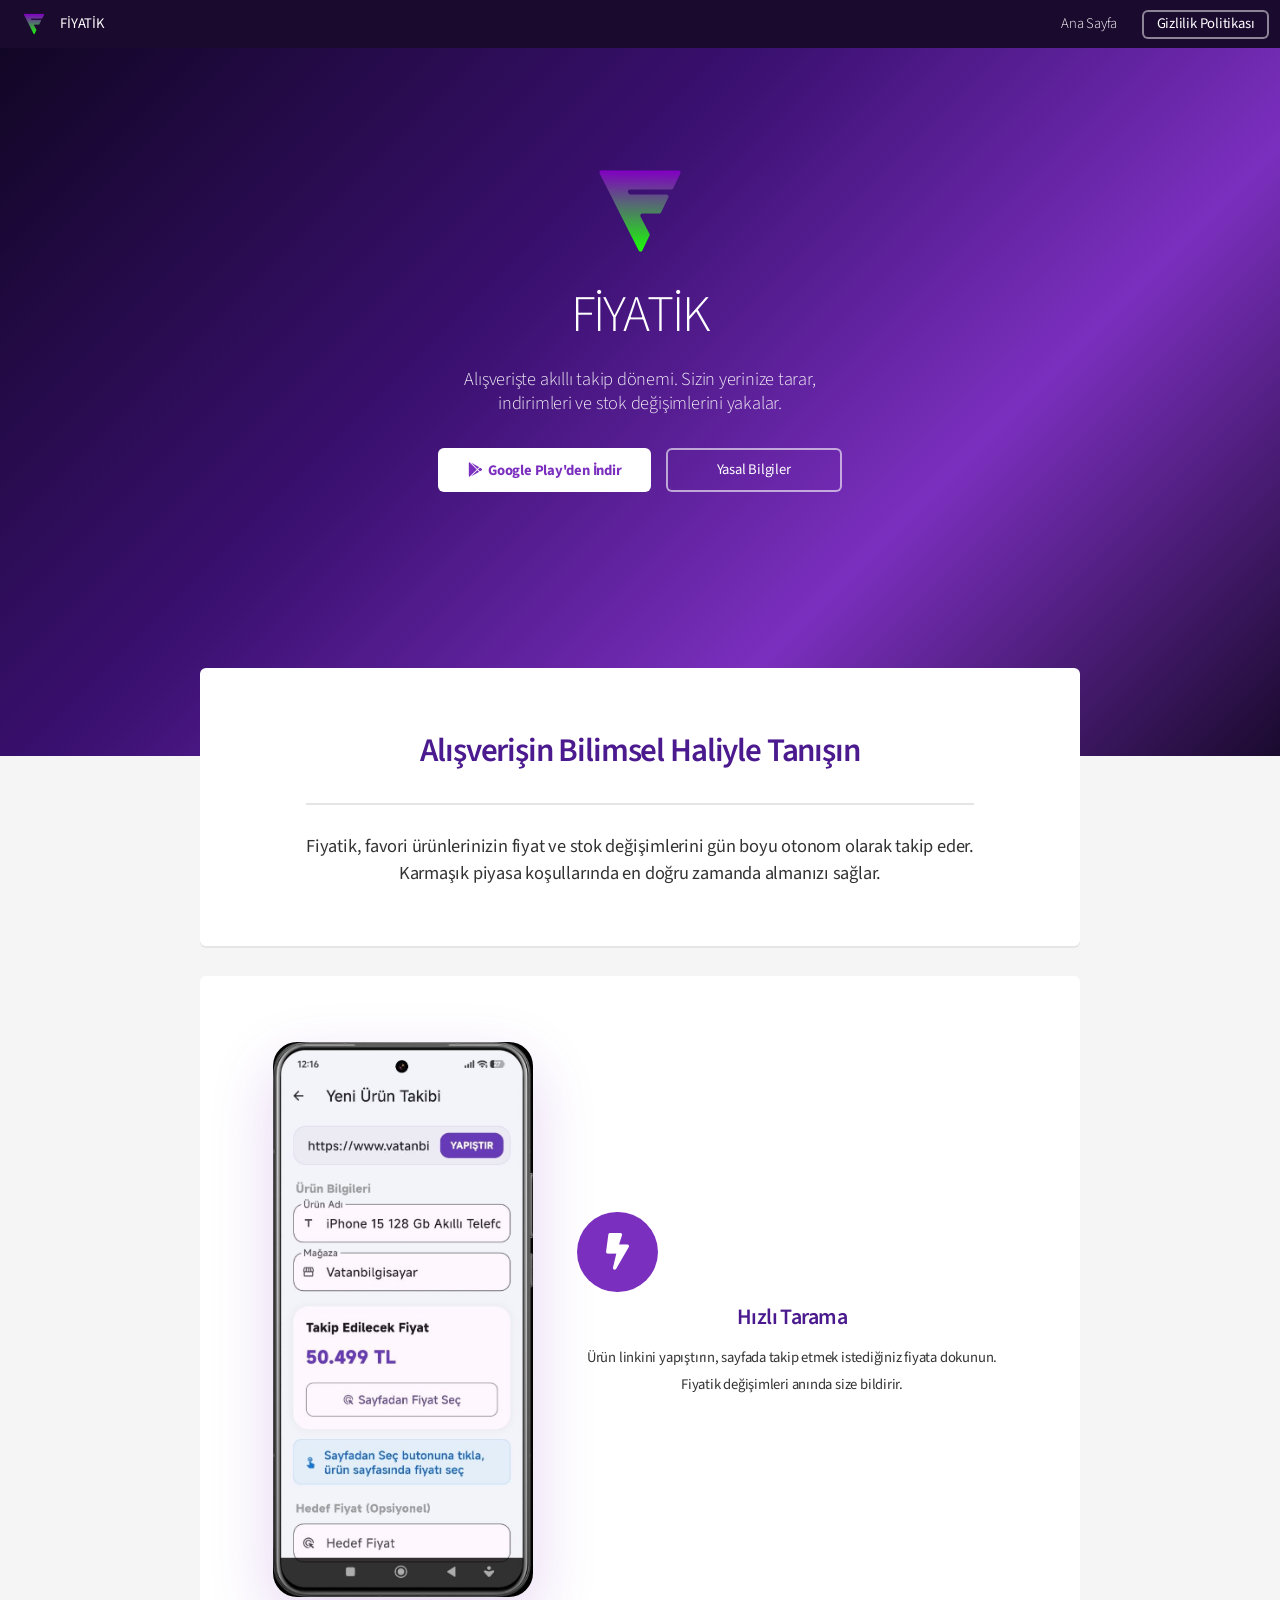
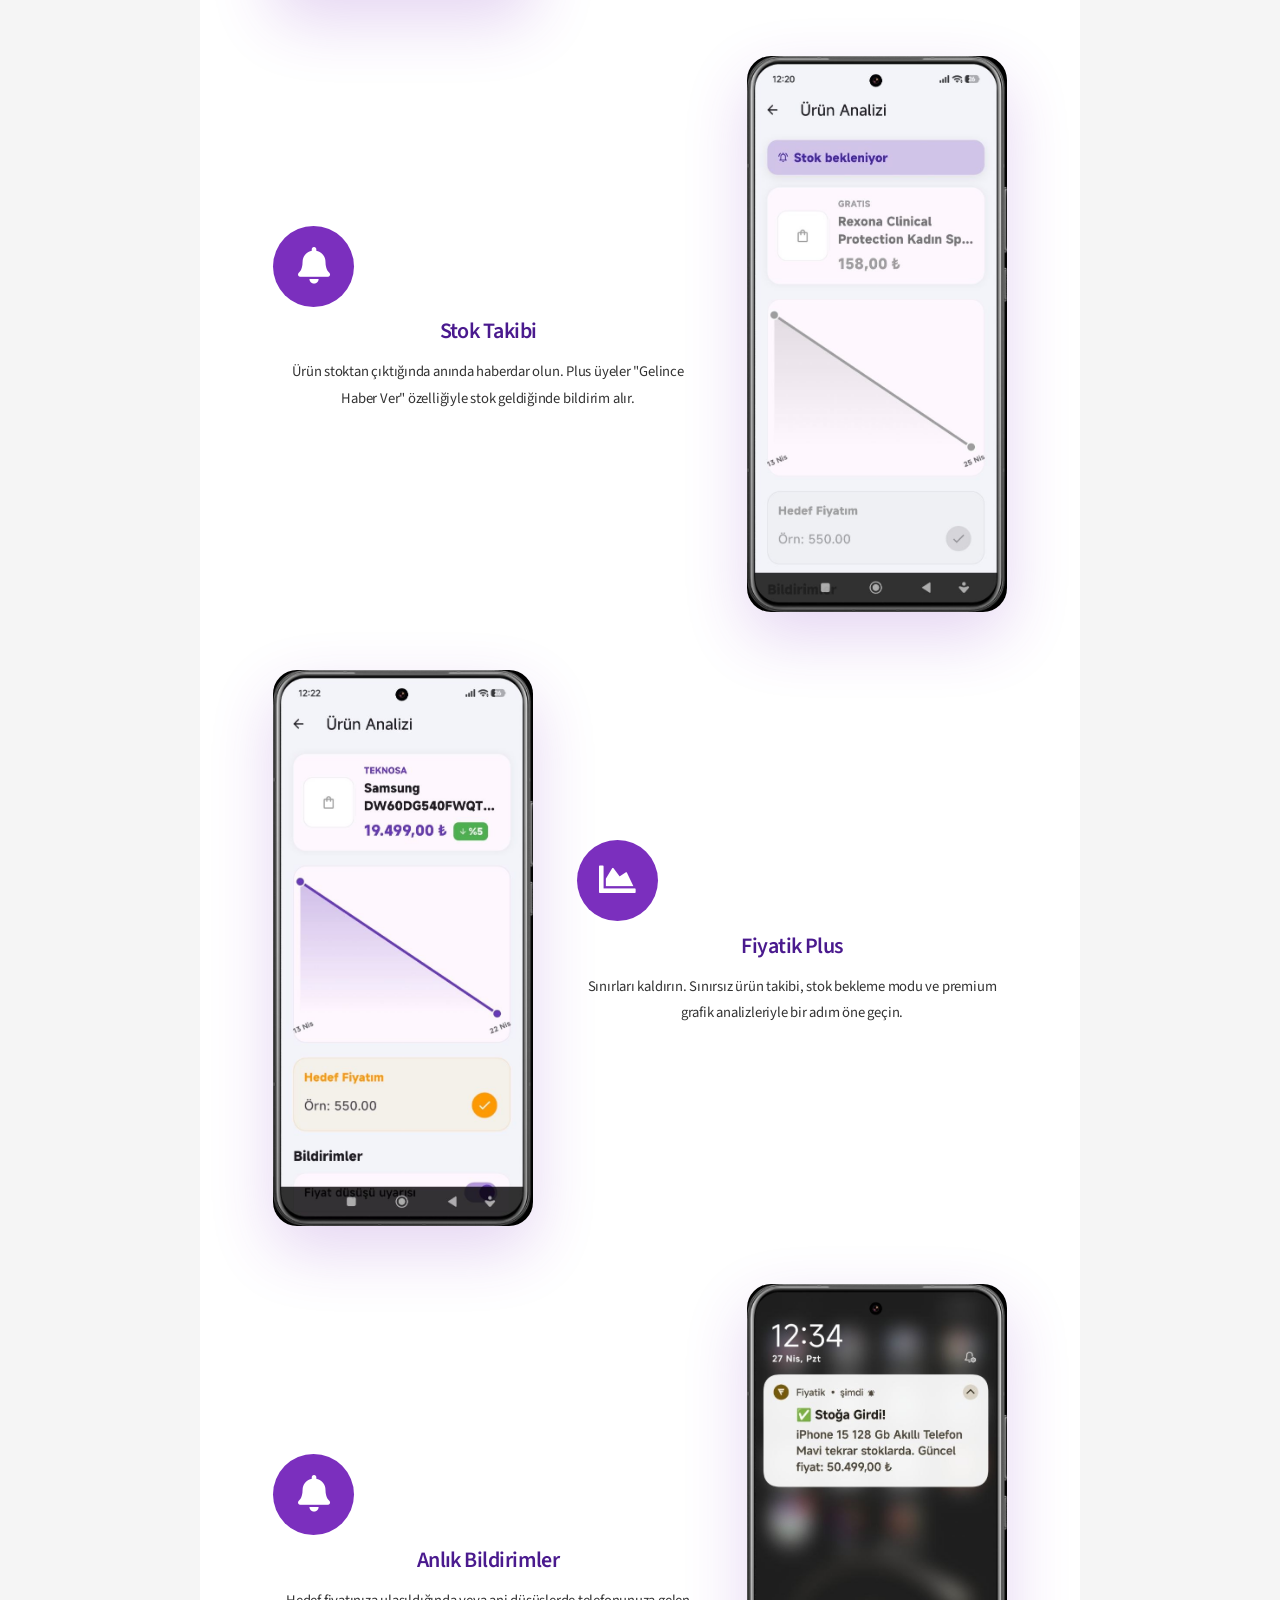
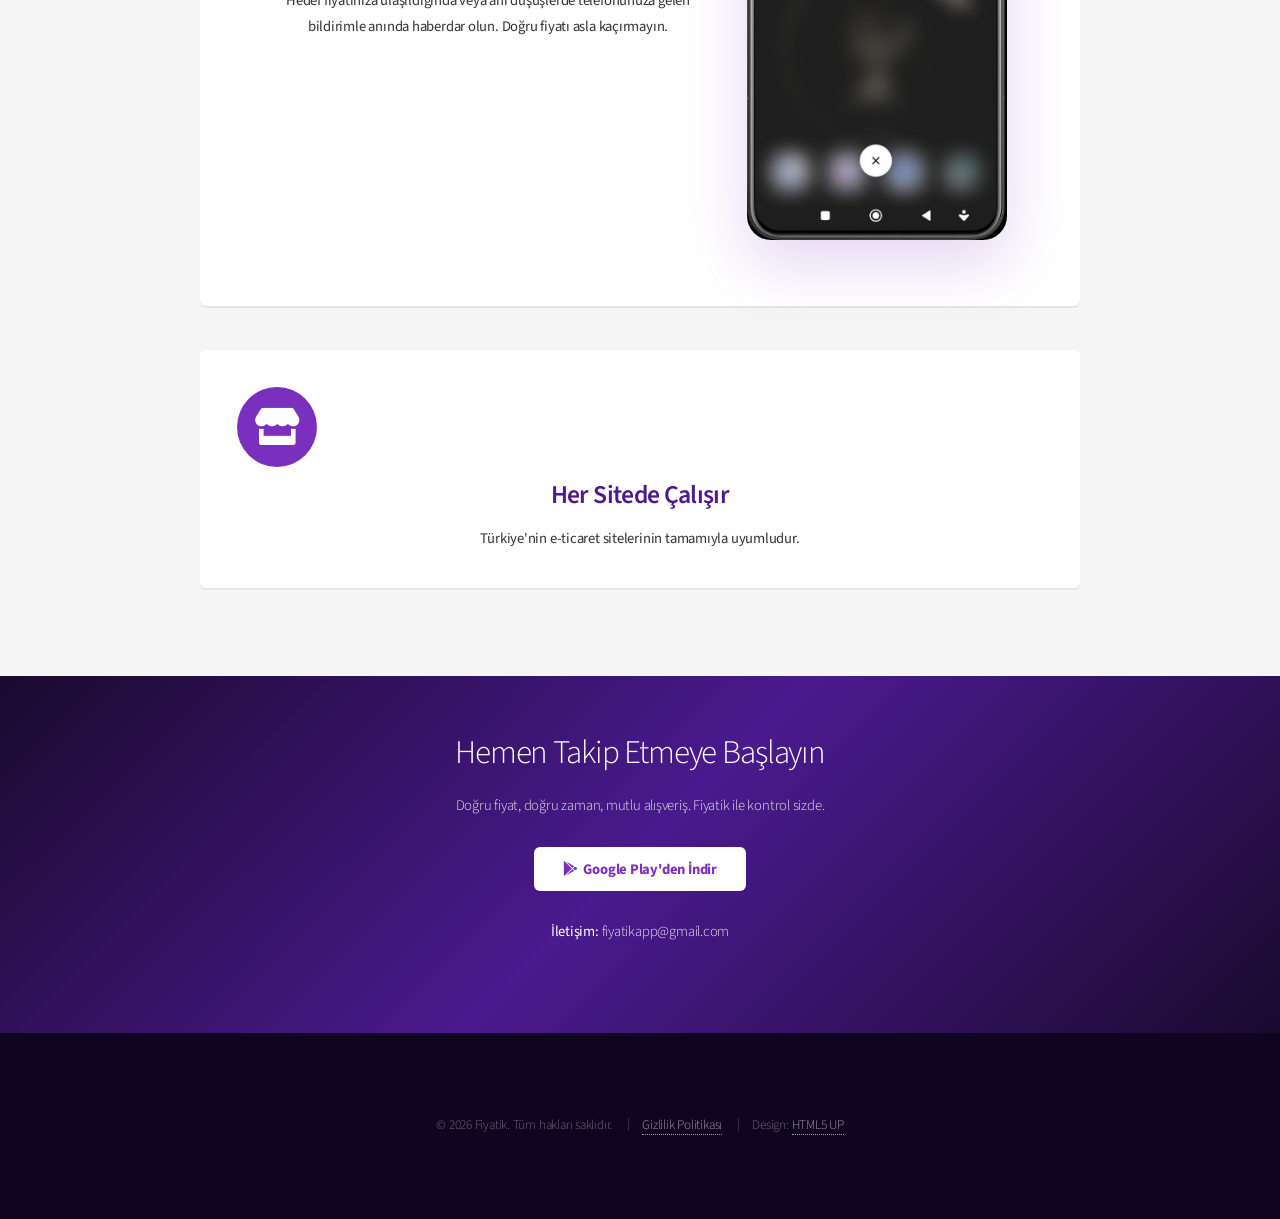
<file: index.html>
<!DOCTYPE HTML>
<html>
	<head>
		<title>Fiyatik | Akıllı Fiyat Takip Asistanı</title>
		<meta charset="utf-8" />
		<meta name="viewport" content="width=device-width, initial-scale=1, user-scalable=no" />

		<!-- SEO -->
		<meta name="description" content="Fiyatik ile Trendyol, Amazon, Hepsiburada ve daha fazlasında fiyat ve stok takibi yapın. Fiyat düşünce, stok gelince anında bildirim alın. Ücretsiz indirin." />
		<meta name="keywords" content="fiyat takip, fiyat düşünce haber ver, trendyol fiyat takip, amazon fiyat takip, hepsiburada fiyat takip, stok takip, fiyat alarm, alışveriş uygulaması, indirim bildirimi, fiyatik" />
		<meta name="author" content="Fiyatik" />
		<meta name="robots" content="index, follow" />
		<link rel="canonical" href="https://fiyatikapp.com/" />

		<!-- Open Graph -->
		<meta property="og:title" content="Fiyatik | Akıllı Fiyat Takip Asistanı" />
		<meta property="og:description" content="Trendyol, Amazon, Hepsiburada ve daha fazlasında fiyat ve stok takibi. Fiyat düşünce anında bildirim al." />
		<meta property="og:image" content="https://fiyatikapp.com/images/icon.png" />
		<meta property="og:url" content="https://fiyatikapp.com/" />
		<meta property="og:type" content="website" />
		<meta property="og:locale" content="tr_TR" />

		<!-- Twitter Card -->
		<meta name="twitter:card" content="summary" />
		<meta name="twitter:title" content="Fiyatik | Akıllı Fiyat Takip Asistanı" />
		<meta name="twitter:description" content="Trendyol, Amazon, Hepsiburada ve daha fazlasında fiyat ve stok takibi. Fiyat düşünce anında bildirim al." />
		<meta name="twitter:image" content="https://fiyatikapp.com/images/icon.png" />
		<link rel="stylesheet" href="assets/css/main.css" />
		<link rel="stylesheet" href="assets/css/fiyatik.css" />
		<link rel="icon" type="image/png" href="images/icon.png" />
		<style>
			/* Header logo */
			.header-logo {
				display: flex;
				align-items: center;
				gap: 10px;
				text-decoration: none;
			}
			.header-logo img {
				width: 32px;
				height: 32px;
				border-radius: 8px;
			}

			/* Zikzak düzen */
			.zigzag-section { margin-bottom: 3em; }
			.zigzag-row {
				display: flex;
				align-items: center;
				gap: 3em;
				margin-bottom: 4em;
			}
			.zigzag-row.reverse { flex-direction: row-reverse; }
			.zigzag-image { flex: 0 0 260px; max-width: 260px; }
			.zigzag-image img {
				width: 100%;
				border-radius: 24px;
				box-shadow: 0 24px 64px rgba(123, 47, 190, 0.2);
				display: block;
			}
			.zigzag-content { flex: 1; }
			.zigzag-content .icon { display: block; margin-bottom: 0.6em; }
			.zigzag-content h3 { margin-bottom: 0.5em; font-size: 1.5em; }
			.zigzag-content p { line-height: 1.8; }

			/* Mağazalar */
			.stores-box { text-align: center; padding: 2.5em; }

			@media screen and (max-width: 768px) {
				.zigzag-row, .zigzag-row.reverse { flex-direction: column; }
				.zigzag-image { flex: none; max-width: 220px; margin: 0 auto; }
			}
		</style>
	</head>
	<body class="landing is-preload">
		<div id="page-wrapper">

			<!-- Header -->
			<header id="header" class="alt">
				<h1>
					<a href="index.html" class="header-logo">
						<img src="images/icon.png" alt="Fiyatik" />
						FİYATİK
					</a>
				</h1>
				<nav id="nav">
					<ul>
						<li><a href="index.html">Ana Sayfa</a></li>
						<li><a href="gizlilik.html" class="button">Gizlilik Politikası</a></li>
					</ul>
				</nav>
			</header>

			<!-- Banner -->
			<section id="banner">
				<div style="margin-bottom: 0.5em;">
					<img src="images/icon.png" alt="Fiyatik" style="width: 128px; height: 128px; border-radius: 20px; display: inline-block;" />
				</div>
				<h2>FİYATİK</h2>
				<p>Alışverişte akıllı takip dönemi. Sizin yerinize tarar,<br />indirimleri ve stok değişimlerini yakalar.</p>
				<ul class="actions special">
					<li>
						<a href="https://play.google.com/store/apps/details?id=com.pathev.fiyatik" target="_blank" class="button primary">
							<i class="icon brands fa-google-play"></i>&nbsp; Google Play'den İndir
						</a>
					</li>
					<li><a href="gizlilik.html" class="button">Yasal Bilgiler</a></li>
				</ul>
			</section>

			<!-- Main -->
			<section id="main" class="container">

				<!-- Giriş -->
				<section class="box special">
					<header class="major">
						<h2>Alışverişin Bilimsel Haliyle Tanışın</h2>
						<p>Fiyatik, favori ürünlerinizin fiyat ve stok değişimlerini gün boyu otonom olarak takip eder.<br />
						Karmaşık piyasa koşullarında en doğru zamanda almanızı sağlar.</p>
					</header>
				</section>

				<!-- Zikzak özellik bölümü -->
				<section class="box special zigzag-section">
					<div style="padding: 1.5em 2em;">

						<!-- Hızlı Tarama -->
						<div class="zigzag-row">
							<div class="zigzag-image">
								<img src="images/pic01.jpg" alt="Hızlı Tarama" />
							</div>
							<div class="zigzag-content">
								<span class="icon solid major fa-bolt"></span>
								<h3>Hızlı Tarama</h3>
								<p>Ürün linkini yapıştırın, sayfada takip etmek istediğiniz fiyata dokunun. Fiyatik değişimleri anında size bildirir.</p>
							</div>
						</div>

						<!-- Stok Takibi -->
						<div class="zigzag-row reverse">
							<div class="zigzag-image">
								<img src="images/pic02.jpg" alt="Stok Takibi" />
							</div>
							<div class="zigzag-content">
								<span class="icon solid major fa-bell"></span>
								<h3>Stok Takibi</h3>
								<p>Ürün stoktan çıktığında anında haberdar olun. Plus üyeler "Gelince Haber Ver" özelliğiyle stok geldiğinde bildirim alır.</p>
							</div>
						</div>

						<!-- Fiyatik Plus -->
						<div class="zigzag-row">
							<div class="zigzag-image">
								<img src="images/pic03.jpg" alt="Fiyatik Plus" />
							</div>
							<div class="zigzag-content">
								<span class="icon solid major fa-chart-area"></span>
								<h3>Fiyatik Plus</h3>
								<p>Sınırları kaldırın. Sınırsız ürün takibi, stok bekleme modu ve premium grafik analizleriyle bir adım öne geçin.</p>
							</div>
						</div>

						<!-- Anlık Bildirimler -->
						<div class="zigzag-row reverse" style="margin-bottom: 0;">
							<div class="zigzag-image">
								<img src="images/pic04.jpg" alt="Anlık Bildirimler" />
							</div>
							<div class="zigzag-content">
								<span class="icon solid major fa-bell"></span>
								<h3>Anlık Bildirimler</h3>
								<p>Hedef fiyatınıza ulaşıldığında veya ani düşüşlerde telefonunuza gelen bildirimle anında haberdar olun. Doğru fiyatı asla kaçırmayın.</p>
							</div>
						</div>

					</div>
				</section>

				<!-- Her Sitede Çalışır -->
				<section class="box special stores-box">
					<span class="icon solid major fa-store" style="display:block; margin-bottom: 0.6em;"></span>
					<h3>Her Sitede Çalışır</h3>
					<p>Türkiye'nin e-ticaret sitelerinin tamamıyla uyumludur.</p>
				</section>

			</section>

			<!-- CTA -->
			<section id="cta">
				<h2>Hemen Takip Etmeye Başlayın</h2>
				<p>Doğru fiyat, doğru zaman, mutlu alışveriş. Fiyatik ile kontrol sizde.</p>
				<ul class="actions special">
					<li>
						<a href="https://play.google.com/store/apps/details?id=com.pathev.fiyatik" target="_blank" class="button primary">
							<i class="icon brands fa-google-play"></i>&nbsp; Google Play'den İndir
						</a>
					</li>
				</ul>
				<p><strong>İletişim:</strong> fiyatikapp@gmail.com</p>
			</section>

			<!-- Footer -->
			<footer id="footer">
				<ul class="copyright">
					<li>&copy; 2026 Fiyatik. Tüm hakları saklıdır.</li>
					<li><a href="gizlilik.html">Gizlilik Politikası</a></li>
					<li>Design: <a href="http://html5up.net">HTML5 UP</a></li>
				</ul>
			</footer>

		</div>

		<script src="assets/js/jquery.min.js"></script>
		<script src="assets/js/jquery.dropotron.min.js"></script>
		<script src="assets/js/jquery.scrollex.min.js"></script>
		<script src="assets/js/browser.min.js"></script>
		<script src="assets/js/breakpoints.min.js"></script>
		<script src="assets/js/util.js"></script>
		<script src="assets/js/main.js"></script>

	</body>
</html>
</file>
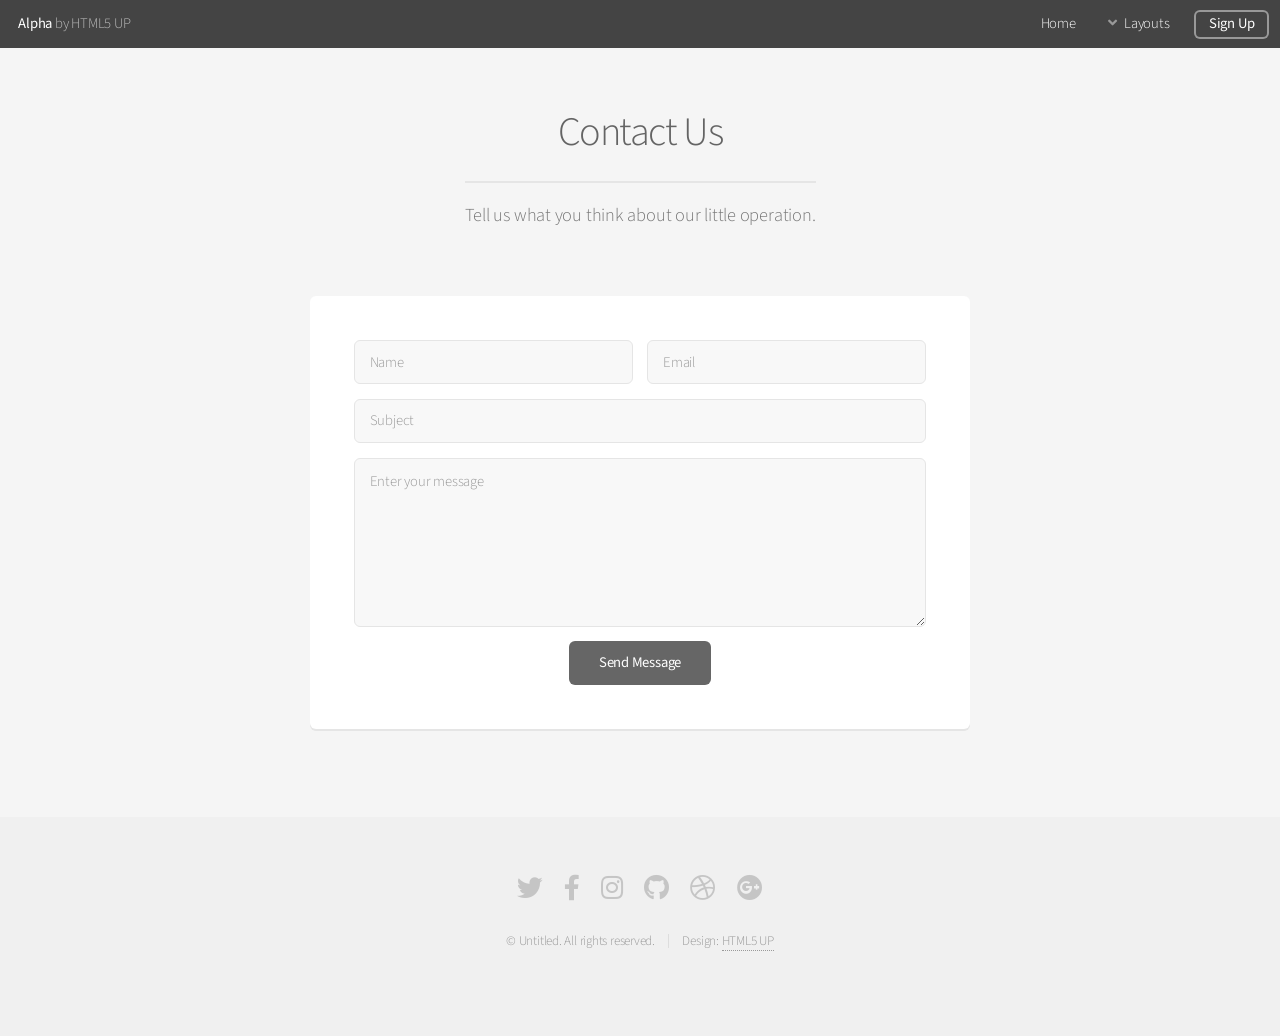
<file: contact.html>
<!DOCTYPE HTML>
<!--
	Alpha by HTML5 UP
	html5up.net | @ajlkn
	Free for personal and commercial use under the CCA 3.0 license (html5up.net/license)
-->
<html>
	<head>
		<title>Contact - Alpha by HTML5 UP</title>
		<meta charset="utf-8" />
		<meta name="viewport" content="width=device-width, initial-scale=1, user-scalable=no" />
		<link rel="stylesheet" href="assets/css/main.css" />
	</head>
	<body class="is-preload">
		<div id="page-wrapper">

			<!-- Header -->
				<header id="header">
					<h1><a href="index.html">Alpha</a> by HTML5 UP</h1>
					<nav id="nav">
						<ul>
							<li><a href="index.html">Home</a></li>
							<li>
								<a href="#" class="icon solid fa-angle-down">Layouts</a>
								<ul>
									<li><a href="generic.html">Generic</a></li>
									<li><a href="contact.html">Contact</a></li>
									<li><a href="elements.html">Elements</a></li>
									<li>
										<a href="#">Submenu</a>
										<ul>
											<li><a href="#">Option One</a></li>
											<li><a href="#">Option Two</a></li>
											<li><a href="#">Option Three</a></li>
											<li><a href="#">Option Four</a></li>
										</ul>
									</li>
								</ul>
							</li>
							<li><a href="#" class="button">Sign Up</a></li>
						</ul>
					</nav>
				</header>

			<!-- Main -->
				<section id="main" class="container medium">
					<header>
						<h2>Contact Us</h2>
						<p>Tell us what you think about our little operation.</p>
					</header>
					<div class="box">
						<form method="post" action="#">
							<div class="row gtr-50 gtr-uniform">
								<div class="col-6 col-12-mobilep">
									<input type="text" name="name" id="name" value="" placeholder="Name" />
								</div>
								<div class="col-6 col-12-mobilep">
									<input type="email" name="email" id="email" value="" placeholder="Email" />
								</div>
								<div class="col-12">
									<input type="text" name="subject" id="subject" value="" placeholder="Subject" />
								</div>
								<div class="col-12">
									<textarea name="message" id="message" placeholder="Enter your message" rows="6"></textarea>
								</div>
								<div class="col-12">
									<ul class="actions special">
										<li><input type="submit" value="Send Message" /></li>
									</ul>
								</div>
							</div>
						</form>
					</div>
				</section>

			<!-- Footer -->
				<footer id="footer">
					<ul class="icons">
						<li><a href="#" class="icon brands fa-twitter"><span class="label">Twitter</span></a></li>
						<li><a href="#" class="icon brands fa-facebook-f"><span class="label">Facebook</span></a></li>
						<li><a href="#" class="icon brands fa-instagram"><span class="label">Instagram</span></a></li>
						<li><a href="#" class="icon brands fa-github"><span class="label">Github</span></a></li>
						<li><a href="#" class="icon brands fa-dribbble"><span class="label">Dribbble</span></a></li>
						<li><a href="#" class="icon brands fa-google-plus"><span class="label">Google+</span></a></li>
					</ul>
					<ul class="copyright">
						<li>&copy; Untitled. All rights reserved.</li><li>Design: <a href="http://html5up.net">HTML5 UP</a></li>
					</ul>
				</footer>

		</div>

		<!-- Scripts -->
			<script src="assets/js/jquery.min.js"></script>
			<script src="assets/js/jquery.dropotron.min.js"></script>
			<script src="assets/js/jquery.scrollex.min.js"></script>
			<script src="assets/js/browser.min.js"></script>
			<script src="assets/js/breakpoints.min.js"></script>
			<script src="assets/js/util.js"></script>
			<script src="assets/js/main.js"></script>

	</body>
</html>
</file>
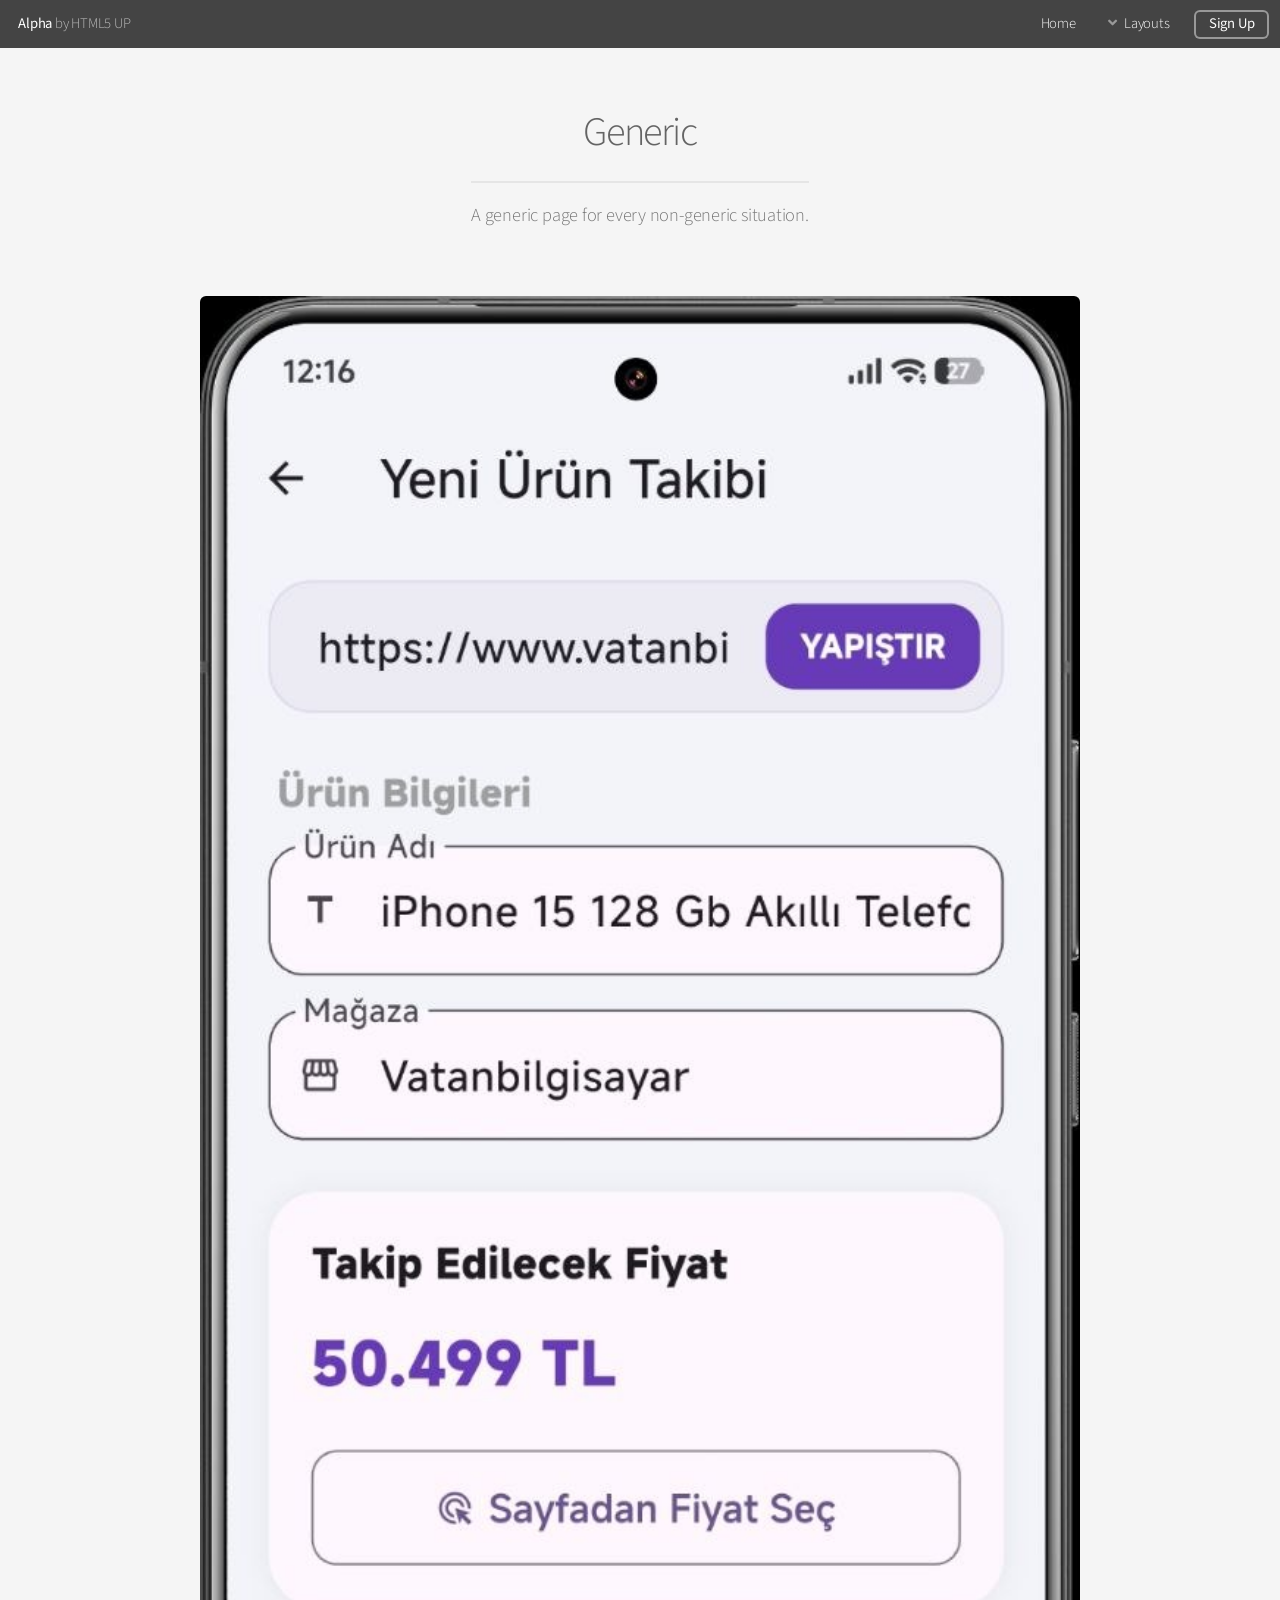
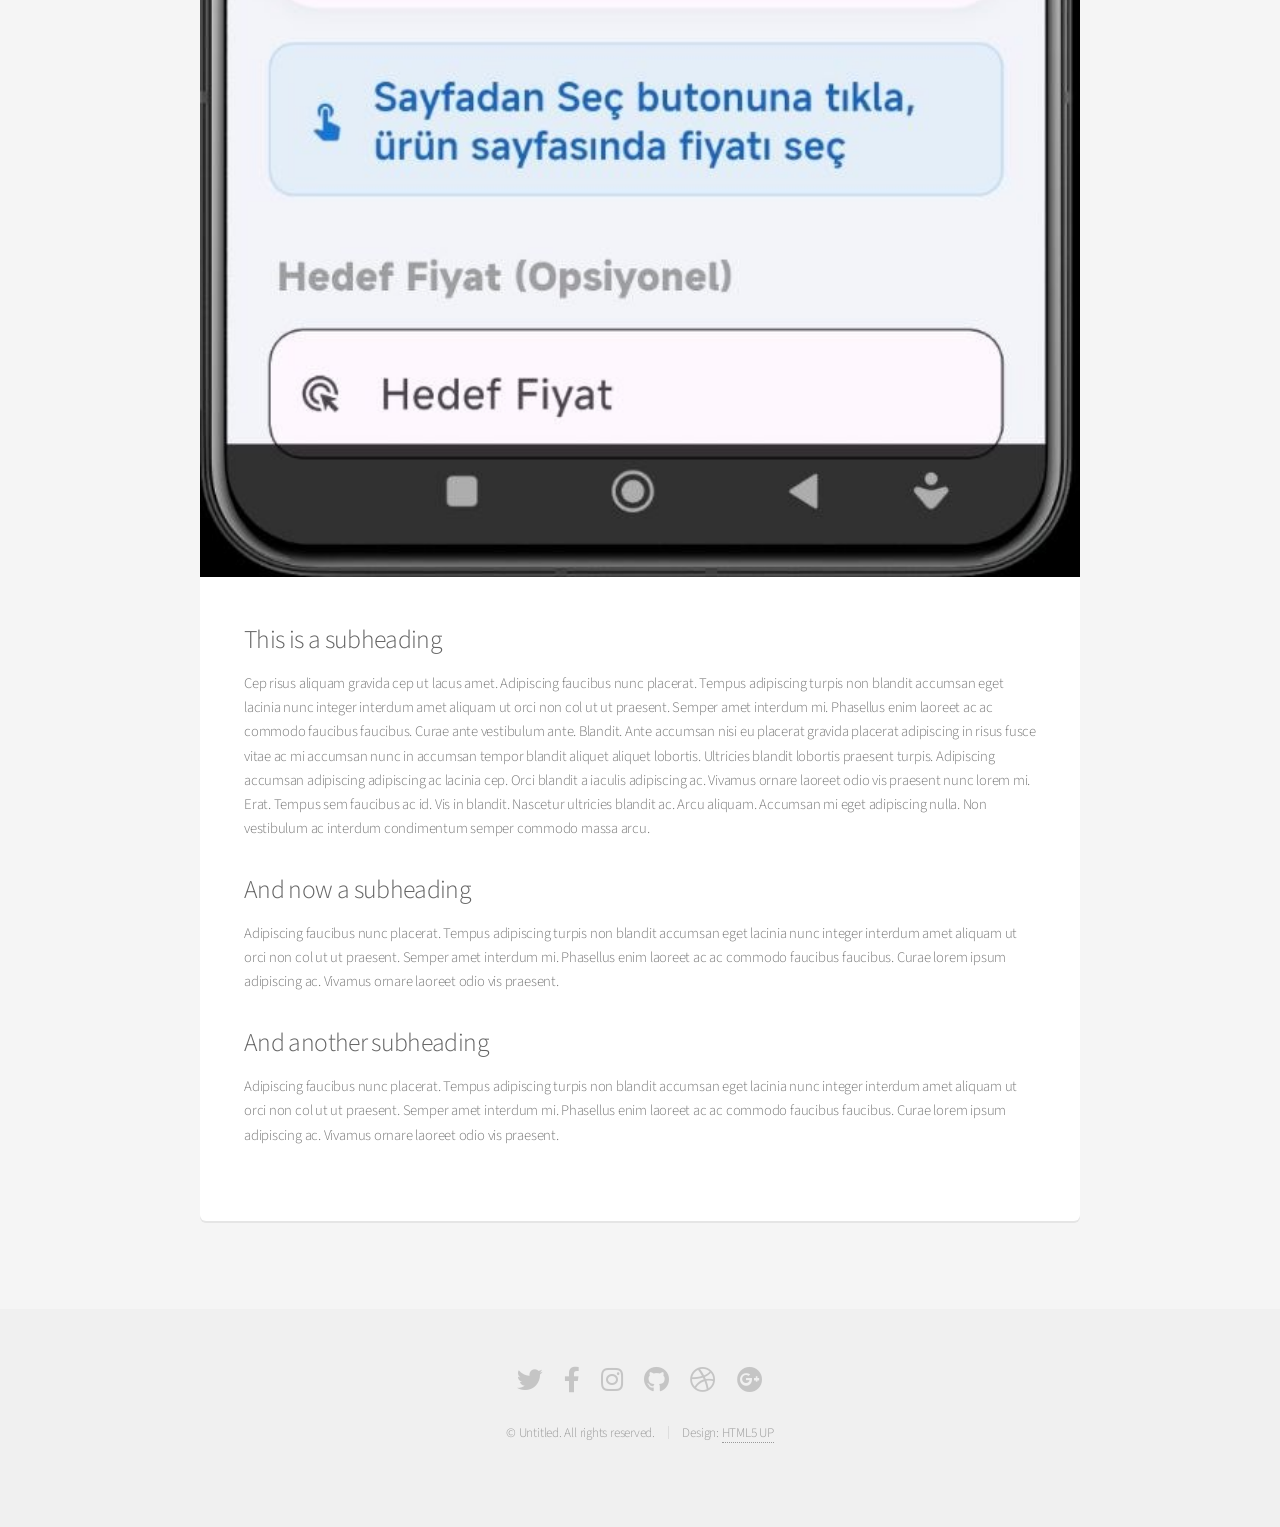
<file: generic.html>
<!DOCTYPE HTML>
<!--
	Alpha by HTML5 UP
	html5up.net | @ajlkn
	Free for personal and commercial use under the CCA 3.0 license (html5up.net/license)
-->
<html>
	<head>
		<title>Generic - Alpha by HTML5 UP</title>
		<meta charset="utf-8" />
		<meta name="viewport" content="width=device-width, initial-scale=1, user-scalable=no" />
		<link rel="stylesheet" href="assets/css/main.css" />
	</head>
	<body class="is-preload">
		<div id="page-wrapper">

			<!-- Header -->
				<header id="header">
					<h1><a href="index.html">Alpha</a> by HTML5 UP</h1>
					<nav id="nav">
						<ul>
							<li><a href="index.html">Home</a></li>
							<li>
								<a href="#" class="icon solid fa-angle-down">Layouts</a>
								<ul>
									<li><a href="generic.html">Generic</a></li>
									<li><a href="contact.html">Contact</a></li>
									<li><a href="elements.html">Elements</a></li>
									<li>
										<a href="#">Submenu</a>
										<ul>
											<li><a href="#">Option One</a></li>
											<li><a href="#">Option Two</a></li>
											<li><a href="#">Option Three</a></li>
											<li><a href="#">Option Four</a></li>
										</ul>
									</li>
								</ul>
							</li>
							<li><a href="#" class="button">Sign Up</a></li>
						</ul>
					</nav>
				</header>

			<!-- Main -->
				<section id="main" class="container">
					<header>
						<h2>Generic</h2>
						<p>A generic page for every non-generic situation.</p>
					</header>
					<div class="box">
						<span class="image featured"><img src="images/pic01.jpg" alt="" /></span>
						<h3>This is a subheading</h3>
						<p>Cep risus aliquam gravida cep ut lacus amet. Adipiscing faucibus nunc placerat. Tempus adipiscing turpis non blandit accumsan eget lacinia nunc integer interdum amet aliquam ut orci non col ut ut praesent. Semper amet interdum mi. Phasellus enim laoreet ac ac commodo faucibus faucibus. Curae ante vestibulum ante. Blandit. Ante accumsan nisi eu placerat gravida placerat adipiscing in risus fusce vitae ac mi accumsan nunc in accumsan tempor blandit aliquet aliquet lobortis. Ultricies blandit lobortis praesent turpis. Adipiscing accumsan adipiscing adipiscing ac lacinia cep. Orci blandit a iaculis adipiscing ac. Vivamus ornare laoreet odio vis praesent nunc lorem mi. Erat. Tempus sem faucibus ac id. Vis in blandit. Nascetur ultricies blandit ac. Arcu aliquam. Accumsan mi eget adipiscing nulla. Non vestibulum ac interdum condimentum semper commodo massa arcu.</p>
						<div class="row">
							<div class="row-6 row-12-mobilep">
								<h3>And now a subheading</h3>
								<p>Adipiscing faucibus nunc placerat. Tempus adipiscing turpis non blandit accumsan eget lacinia nunc integer interdum amet aliquam ut orci non col ut ut praesent. Semper amet interdum mi. Phasellus enim laoreet ac ac commodo faucibus faucibus. Curae lorem ipsum adipiscing ac. Vivamus ornare laoreet odio vis praesent.</p>
							</div>
							<div class="row-6 row-12-mobilep">
								<h3>And another subheading</h3>
								<p>Adipiscing faucibus nunc placerat. Tempus adipiscing turpis non blandit accumsan eget lacinia nunc integer interdum amet aliquam ut orci non col ut ut praesent. Semper amet interdum mi. Phasellus enim laoreet ac ac commodo faucibus faucibus. Curae lorem ipsum adipiscing ac. Vivamus ornare laoreet odio vis praesent.</p>
							</div>
						</div>
					</div>
				</section>

			<!-- Footer -->
				<footer id="footer">
					<ul class="icons">
						<li><a href="#" class="icon brands fa-twitter"><span class="label">Twitter</span></a></li>
						<li><a href="#" class="icon brands fa-facebook-f"><span class="label">Facebook</span></a></li>
						<li><a href="#" class="icon brands fa-instagram"><span class="label">Instagram</span></a></li>
						<li><a href="#" class="icon brands fa-github"><span class="label">Github</span></a></li>
						<li><a href="#" class="icon brands fa-dribbble"><span class="label">Dribbble</span></a></li>
						<li><a href="#" class="icon brands fa-google-plus"><span class="label">Google+</span></a></li>
					</ul>
					<ul class="copyright">
						<li>&copy; Untitled. All rights reserved.</li><li>Design: <a href="http://html5up.net">HTML5 UP</a></li>
					</ul>
				</footer>

		</div>

		<!-- Scripts -->
			<script src="assets/js/jquery.min.js"></script>
			<script src="assets/js/jquery.dropotron.min.js"></script>
			<script src="assets/js/jquery.scrollex.min.js"></script>
			<script src="assets/js/browser.min.js"></script>
			<script src="assets/js/breakpoints.min.js"></script>
			<script src="assets/js/util.js"></script>
			<script src="assets/js/main.js"></script>

	</body>
</html>
</file>
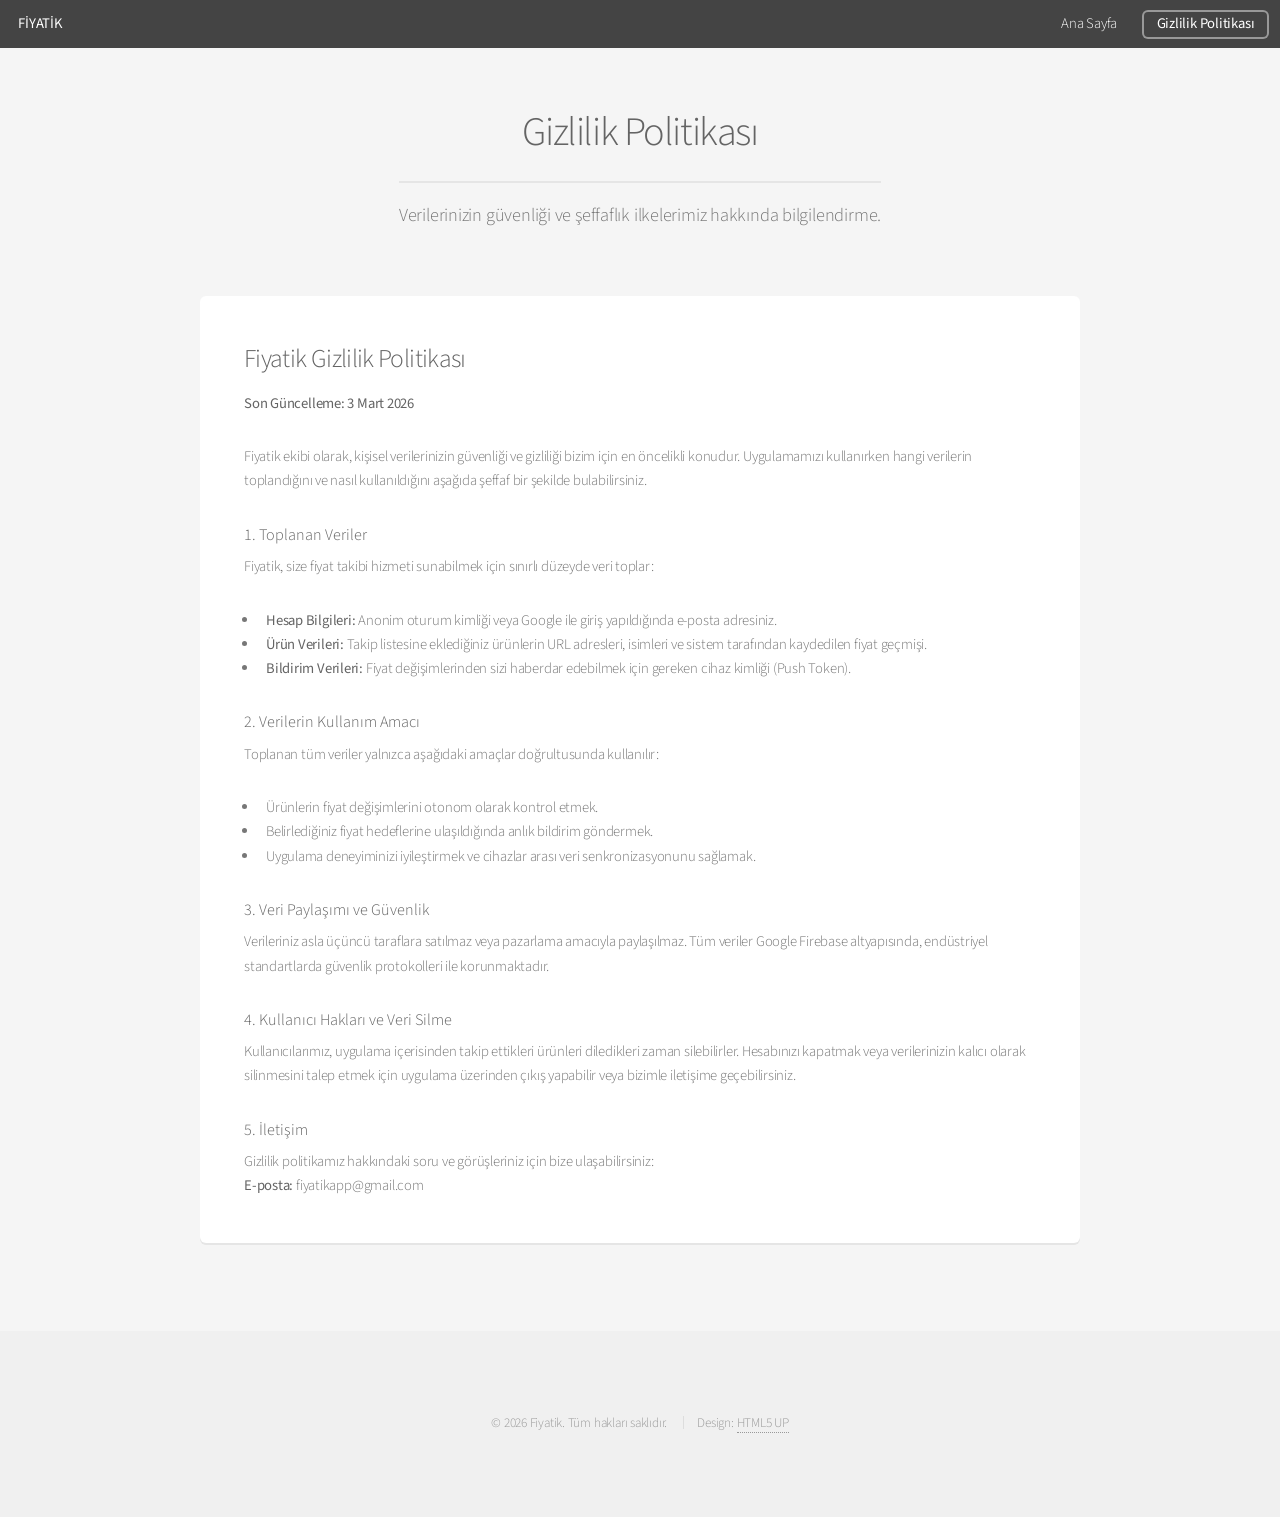
<file: gizlilik.html>
<!DOCTYPE HTML>
<html>
	<head>
		<title>Gizlilik Politikası | Fiyatik</title>
		<meta charset="utf-8" />
		<meta name="viewport" content="width=device-width, initial-scale=1, user-scalable=no" />
		<link rel="stylesheet" href="assets/css/main.css" />
	</head>
	<body class="is-preload">
		<div id="page-wrapper">

			<header id="header">
					<h1><a href="index.html">FİYATİK</a></h1>
					<nav id="nav">
						<ul>
							<li><a href="index.html">Ana Sayfa</a></li>
							<li><a href="gizlilik.html" class="button">Gizlilik Politikası</a></li>
						</ul>
					</nav>
				</header>

			<section id="main" class="container">
					<header>
						<h2>Gizlilik Politikası</h2>
						<p>Verilerinizin güvenliği ve şeffaflık ilkelerimiz hakkında bilgilendirme.</p>
					</header>
					<div class="box">
						<h3>Fiyatik Gizlilik Politikası</h3>
						<p><strong>Son Güncelleme: 3 Mart 2026</strong></p>
						
						<p>Fiyatik ekibi olarak, kişisel verilerinizin güvenliği ve gizliliği bizim için en öncelikli konudur. Uygulamamızı kullanırken hangi verilerin toplandığını ve nasıl kullanıldığını aşağıda şeffaf bir şekilde bulabilirsiniz.</p>

						<h4>1. Toplanan Veriler</h4>
						<p>Fiyatik, size fiyat takibi hizmeti sunabilmek için sınırlı düzeyde veri toplar:</p>
						<ul>
							<li><strong>Hesap Bilgileri:</strong> Anonim oturum kimliği veya Google ile giriş yapıldığında e-posta adresiniz.</li>
							<li><strong>Ürün Verileri:</strong> Takip listesine eklediğiniz ürünlerin URL adresleri, isimleri ve sistem tarafından kaydedilen fiyat geçmişi.</li>
							<li><strong>Bildirim Verileri:</strong> Fiyat değişimlerinden sizi haberdar edebilmek için gereken cihaz kimliği (Push Token).</li>
						</ul>

						<h4>2. Verilerin Kullanım Amacı</h4>
						<p>Toplanan tüm veriler yalnızca aşağıdaki amaçlar doğrultusunda kullanılır:</p>
						<ul>
							<li>Ürünlerin fiyat değişimlerini otonom olarak kontrol etmek.</li>
							<li>Belirlediğiniz fiyat hedeflerine ulaşıldığında anlık bildirim göndermek.</li>
							<li>Uygulama deneyiminizi iyileştirmek ve cihazlar arası veri senkronizasyonunu sağlamak.</li>
						</ul>

						<h4>3. Veri Paylaşımı ve Güvenlik</h4>
						<p>Verileriniz asla üçüncü taraflara satılmaz veya pazarlama amacıyla paylaşılmaz. Tüm veriler Google Firebase altyapısında, endüstriyel standartlarda güvenlik protokolleri ile korunmaktadır.</p>

						<h4>4. Kullanıcı Hakları ve Veri Silme</h4>
						<p>Kullanıcılarımız, uygulama içerisinden takip ettikleri ürünleri diledikleri zaman silebilirler. Hesabınızı kapatmak veya verilerinizin kalıcı olarak silinmesini talep etmek için uygulama üzerinden çıkış yapabilir veya bizimle iletişime geçebilirsiniz.</p>

						<h4>5. İletişim</h4>
						<p>Gizlilik politikamız hakkındaki soru ve görüşleriniz için bize ulaşabilirsiniz:<br />
						<strong>E-posta:</strong> fiyatikapp@gmail.com</p>
					</div>
				</section>

			<footer id="footer">
					<ul class="copyright">
						<li>&copy; 2026 Fiyatik. Tüm hakları saklıdır.</li>
						<li>Design: <a href="http://html5up.net">HTML5 UP</a></li>
					</ul>
				</footer>

		</div>

		<script src="assets/js/jquery.min.js"></script>
			<script src="assets/js/jquery.dropotron.min.js"></script>
			<script src="assets/js/jquery.scrollex.min.js"></script>
			<script src="assets/js/browser.min.js"></script>
			<script src="assets/js/breakpoints.min.js"></script>
			<script src="assets/js/util.js"></script>
			<script src="assets/js/main.js"></script>

	</body>
</html>
</file>
<file: assets/css/fiyatik.css>
/* ============================================================
   FİYATİK TEMA OVERRİDE
   ============================================================ */

/* Primary buton - mor */
input[type="submit"].primary,
input[type="reset"].primary,
input[type="button"].primary,
.button.primary {
    background-color: #7B2FBE !important;
    color: #ffffff !important;
}

input[type="submit"].primary:hover,
input[type="reset"].primary:hover,
input[type="button"].primary:hover,
.button.primary:hover {
    background-color: #5a1f8a !important;
}

/* İkon - mor arka plan, beyaz ikon */
.icon.major {
    background: #7B2FBE !important;
    color: #ffffff !important;
}

.icon.major:before {
    color: #ffffff !important;
}

/* Banner - mor gradient */
#banner {
    background-image: none !important;
    background: linear-gradient(135deg, #0f0520 0%, #3a1070 40%, #7B2FBE 70%, #1a0a2e 100%) !important;
}

#banner h2 {
    color: #ffffff !important;
}

#banner p {
    color: rgba(255,255,255,0.92) !important;
}

#banner .button {
    background-color: transparent !important;
    box-shadow: inset 0 0 0 2px rgba(255,255,255,0.6) !important;
    color: #fff !important;
}

#banner .button.primary {
    background: #ffffff !important;
    color: #7B2FBE !important;
    box-shadow: none !important;
    font-weight: 700 !important;
}

#banner .button.primary:hover {
    background: rgba(255,255,255,0.9) !important;
}

/* CTA - koyu mor gradient */
#cta {
    background: linear-gradient(135deg, #1a0a2e 0%, #4a1a8e 50%, #1a0a2e 100%) !important;
    color: rgba(255,255,255,0.9) !important;
}

#cta h2, #cta h3, #cta h4, #cta h5, #cta h6 {
    color: #ffffff !important;
}

#cta p {
    color: rgba(255,255,255,0.88) !important;
}

#cta strong {
    color: #ffffff !important;
}

#cta .button {
    background: #ffffff !important;
    color: #7B2FBE !important;
    box-shadow: none !important;
    font-weight: 700 !important;
}

#cta .button:hover {
    background: rgba(255,255,255,0.9) !important;
}

/* Header */
#header {
    background: #1a0a2e !important;
}

/* Footer */
#footer {
    background: #0f0520 !important;
}

#footer .copyright {
    color: rgba(255,255,255,0.4) !important;
}

#footer .copyright a {
    color: rgba(255,255,255,0.6) !important;
}

#footer .copyright li {
    border-left-color: rgba(255,255,255,0.15) !important;
    color: rgba(255,255,255,0.4) !important;
}

/* Metin rengi - açıklama metinleri */
.box.special p,
.zigzag-content p,
.stores-box p,
header.major p {
    color: #444 !important;
    font-weight: 400 !important;
}

/* body.landing #main margin */
body.landing #main {
    margin-top: -10em;
}

/* Header logo */
.header-logo {
    display: flex;
    align-items: center;
    gap: 10px;
    text-decoration: none;
}

.header-logo img {
    width: 32px;
    height: 32px;
    border-radius: 8px;
}

/* Zikzak düzen */
.zigzag-section { margin-bottom: 3em; }
.zigzag-row {
    display: flex;
    align-items: center;
    gap: 3em;
    margin-bottom: 4em;
}
.zigzag-row.reverse { flex-direction: row-reverse; }
.zigzag-image { flex: 0 0 260px; max-width: 260px; }
.zigzag-image img {
    width: 100%;
    border-radius: 24px;
    box-shadow: 0 24px 64px rgba(123, 47, 190, 0.2);
    display: block;
}
.zigzag-content { flex: 1; }
.zigzag-content .icon { display: block; margin-bottom: 0.6em; }
.zigzag-content h3 { margin-bottom: 0.5em; font-size: 1.5em; }
.zigzag-content p { line-height: 1.8; }

/* Mağazalar */
.stores-box { text-align: center; padding: 2.5em; }

@media screen and (max-width: 768px) {
    .zigzag-row, .zigzag-row.reverse { flex-direction: column; }
    .zigzag-image { flex: none; max-width: 220px; margin: 0 auto; }
}

/* Başlıklar - koyu mor, kalın */
.zigzag-content h3,
.box.special h2,
.box.special h3,
.stores-box h3 {
    color: #4a1a8e !important;
    font-weight: 600 !important;
}

/* Metin daha koyu */
.box.special p,
.zigzag-content p,
.stores-box p,
header.major p {
    color: #333 !important;
}
</file>
<file: assets/css/main.css>
@import url("fontawesome-all.min.css");
@import url("https://fonts.googleapis.com/css?family=Source+Sans+Pro:300,400,300italic,400italic");

/*
	Alpha by HTML5 UP
	html5up.net | @ajlkn
	Free for personal and commercial use under the CCA 3.0 license (html5up.net/license)
*/

/* Reset */

/* Based on meyerweb.com/eric/tools/css/reset (v2.0 | 20110126 | License: public domain) */

	html, body, div, span, applet, object,
	iframe, h1, h2, h3, h4, h5, h6, p, blockquote,
	pre, a, abbr, acronym, address, big, cite,
	code, del, dfn, em, img, ins, kbd, q, s, samp,
	small, strike, strong, sub, sup, tt, var, b,
	u, i, center, dl, dt, dd, ol, ul, li, fieldset,
	form, label, legend, table, caption, tbody,
	tfoot, thead, tr, th, td, article, aside,
	canvas, details, embed, figure, figcaption,
	footer, header, hgroup, menu, nav, output, ruby,
	section, summary, time, mark, audio, video {
		margin: 0;
		padding: 0;
		border: 0;
		font-size: 100%;
		font: inherit;
		vertical-align: baseline;
	}

	article, aside, details, figcaption, figure,
	footer, header, hgroup, menu, nav, section {
		display: block;
	}

	body {
		line-height: 1;
	}

	ol, ul {
		list-style: none;
	}

	blockquote, q {
		quotes: none;
	}

		blockquote:before, blockquote:after, q:before, q:after {
			content: '';
			content: none;
		}

	table {
		border-collapse: collapse;
		border-spacing: 0;
	}

	body {
		-webkit-text-size-adjust: none;
	}

	mark {
		background-color: transparent;
		color: inherit;
	}

	input::-moz-focus-inner {
		border: 0;
		padding: 0;
	}

	input, select, textarea {
		-moz-appearance: none;
		-webkit-appearance: none;
		-ms-appearance: none;
		appearance: none;
	}

/* Basic */

	@-ms-viewport {
		width: device-width;
	}

	body {
		-ms-overflow-style: scrollbar;
	}

	@media screen and (max-width: 480px) {

		html, body {
			min-width: 320px;
		}

	}

	html {
		box-sizing: border-box;
	}

	*, *:before, *:after {
		box-sizing: inherit;
	}

	body {
		background: #f5f5f5;
	}

	body, input, select, textarea {
		color: #777;
		font-family: "Source Sans Pro", sans-serif;
		font-size: 16pt;
		font-weight: 300;
		line-height: 1.65em;
		letter-spacing: -0.015em;
	}

	a {
		-moz-transition: color 0.2s ease-in-out, border-bottom-color 0.2s ease-in-out;
		-webkit-transition: color 0.2s ease-in-out, border-bottom-color 0.2s ease-in-out;
		-ms-transition: color 0.2s ease-in-out, border-bottom-color 0.2s ease-in-out;
		transition: color 0.2s ease-in-out, border-bottom-color 0.2s ease-in-out;
		border-bottom: dotted 1px;
		color: #e89980;
		text-decoration: none;
	}

		a:hover {
			border-bottom-color: transparent;
		}

	strong, b {
		color: #646464;
		font-weight: 400;
	}

	em, i {
		font-style: italic;
	}

	p {
		margin: 0 0 2em 0;
	}

	h1, h2, h3, h4, h5, h6 {
		color: #646464;
		font-weight: 300;
		line-height: 1em;
		margin: 0 0 0.5em 0;
	}

		h1 a, h2 a, h3 a, h4 a, h5 a, h6 a {
			color: inherit;
			text-decoration: none;
		}

	h2 {
		font-size: 2.25em;
		line-height: 1.5em;
		letter-spacing: -0.035em;
	}

	h3 {
		font-size: 1.75em;
		line-height: 1.5em;
		letter-spacing: -0.025em;
	}

	h4 {
		font-size: 1.1em;
		line-height: 1.5em;
		letter-spacing: 0;
	}

	h5 {
		font-size: 0.9em;
		line-height: 1.5em;
		letter-spacing: 0;
	}

	h6 {
		font-size: 0.7em;
		line-height: 1.5em;
		letter-spacing: 0;
	}

	sub {
		font-size: 0.8em;
		position: relative;
		top: 0.5em;
	}

	sup {
		font-size: 0.8em;
		position: relative;
		top: -0.5em;
	}

	hr {
		border: 0;
		border-bottom: solid 2px #e5e5e5;
		margin: 2em 0;
	}

		hr.major {
			margin: 3em 0;
		}

	blockquote {
		border-left: solid 4px #e5e5e5;
		font-style: italic;
		margin: 0 0 2em 0;
		padding: 0.5em 0 0.5em 2em;
	}

	pre {
		-webkit-overflow-scrolling: touch;
		background: #f8f8f8;
		border-radius: 6px;
		border: solid 1px #e5e5e5;
		font-family: monospace;
		font-size: 0.9em;
		line-height: 1.75em;
		margin: 0 0 2em 0;
		overflow-x: auto;
		padding: 1em 1.5em;
	}

	code {
		background: #f8f8f8;
		border-radius: 6px;
		border: solid 1px #e5e5e5;
		font-family: monospace;
		font-size: 0.9em;
		margin: 0 0.25em;
		padding: 0.25em 0.65em;
	}

	.align-left {
		text-align: left;
	}

	.align-center {
		text-align: center;
	}

	.align-right {
		text-align: right;
	}

/* Row */

	.row {
		display: flex;
		flex-wrap: wrap;
		box-sizing: border-box;
		align-items: stretch;
	}

		.row > * {
			box-sizing: border-box;
		}

		.row.gtr-uniform > * > :last-child {
			margin-bottom: 0;
		}

		.row.aln-left {
			justify-content: flex-start;
		}

		.row.aln-center {
			justify-content: center;
		}

		.row.aln-right {
			justify-content: flex-end;
		}

		.row.aln-top {
			align-items: flex-start;
		}

		.row.aln-middle {
			align-items: center;
		}

		.row.aln-bottom {
			align-items: flex-end;
		}

		.row > .imp {
			order: -1;
		}

		.row > .col-1 {
			width: 8.33333%;
		}

		.row > .off-1 {
			margin-left: 8.33333%;
		}

		.row > .col-2 {
			width: 16.66667%;
		}

		.row > .off-2 {
			margin-left: 16.66667%;
		}

		.row > .col-3 {
			width: 25%;
		}

		.row > .off-3 {
			margin-left: 25%;
		}

		.row > .col-4 {
			width: 33.33333%;
		}

		.row > .off-4 {
			margin-left: 33.33333%;
		}

		.row > .col-5 {
			width: 41.66667%;
		}

		.row > .off-5 {
			margin-left: 41.66667%;
		}

		.row > .col-6 {
			width: 50%;
		}

		.row > .off-6 {
			margin-left: 50%;
		}

		.row > .col-7 {
			width: 58.33333%;
		}

		.row > .off-7 {
			margin-left: 58.33333%;
		}

		.row > .col-8 {
			width: 66.66667%;
		}

		.row > .off-8 {
			margin-left: 66.66667%;
		}

		.row > .col-9 {
			width: 75%;
		}

		.row > .off-9 {
			margin-left: 75%;
		}

		.row > .col-10 {
			width: 83.33333%;
		}

		.row > .off-10 {
			margin-left: 83.33333%;
		}

		.row > .col-11 {
			width: 91.66667%;
		}

		.row > .off-11 {
			margin-left: 91.66667%;
		}

		.row > .col-12 {
			width: 100%;
		}

		.row > .off-12 {
			margin-left: 100%;
		}

		.row.gtr-0 {
			margin-top: 0;
			margin-left: 0em;
		}

			.row.gtr-0 > * {
				padding: 0 0 0 0em;
			}

			.row.gtr-0.gtr-uniform {
				margin-top: 0em;
			}

				.row.gtr-0.gtr-uniform > * {
					padding-top: 0em;
				}

		.row.gtr-25 {
			margin-top: 0;
			margin-left: -0.5em;
		}

			.row.gtr-25 > * {
				padding: 0 0 0 0.5em;
			}

			.row.gtr-25.gtr-uniform {
				margin-top: -0.5em;
			}

				.row.gtr-25.gtr-uniform > * {
					padding-top: 0.5em;
				}

		.row.gtr-50 {
			margin-top: 0;
			margin-left: -1em;
		}

			.row.gtr-50 > * {
				padding: 0 0 0 1em;
			}

			.row.gtr-50.gtr-uniform {
				margin-top: -1em;
			}

				.row.gtr-50.gtr-uniform > * {
					padding-top: 1em;
				}

		.row {
			margin-top: 0;
			margin-left: -2em;
		}

			.row > * {
				padding: 0 0 0 2em;
			}

			.row.gtr-uniform {
				margin-top: -2em;
			}

				.row.gtr-uniform > * {
					padding-top: 2em;
				}

		.row.gtr-150 {
			margin-top: 0;
			margin-left: -3em;
		}

			.row.gtr-150 > * {
				padding: 0 0 0 3em;
			}

			.row.gtr-150.gtr-uniform {
				margin-top: -3em;
			}

				.row.gtr-150.gtr-uniform > * {
					padding-top: 3em;
				}

		.row.gtr-200 {
			margin-top: 0;
			margin-left: -4em;
		}

			.row.gtr-200 > * {
				padding: 0 0 0 4em;
			}

			.row.gtr-200.gtr-uniform {
				margin-top: -4em;
			}

				.row.gtr-200.gtr-uniform > * {
					padding-top: 4em;
				}

		@media screen and (max-width: 1680px) {

			.row {
				display: flex;
				flex-wrap: wrap;
				box-sizing: border-box;
				align-items: stretch;
			}

				.row > * {
					box-sizing: border-box;
				}

				.row.gtr-uniform > * > :last-child {
					margin-bottom: 0;
				}

				.row.aln-left {
					justify-content: flex-start;
				}

				.row.aln-center {
					justify-content: center;
				}

				.row.aln-right {
					justify-content: flex-end;
				}

				.row.aln-top {
					align-items: flex-start;
				}

				.row.aln-middle {
					align-items: center;
				}

				.row.aln-bottom {
					align-items: flex-end;
				}

				.row > .imp-wide {
					order: -1;
				}

				.row > .col-1-wide {
					width: 8.33333%;
				}

				.row > .off-1-wide {
					margin-left: 8.33333%;
				}

				.row > .col-2-wide {
					width: 16.66667%;
				}

				.row > .off-2-wide {
					margin-left: 16.66667%;
				}

				.row > .col-3-wide {
					width: 25%;
				}

				.row > .off-3-wide {
					margin-left: 25%;
				}

				.row > .col-4-wide {
					width: 33.33333%;
				}

				.row > .off-4-wide {
					margin-left: 33.33333%;
				}

				.row > .col-5-wide {
					width: 41.66667%;
				}

				.row > .off-5-wide {
					margin-left: 41.66667%;
				}

				.row > .col-6-wide {
					width: 50%;
				}

				.row > .off-6-wide {
					margin-left: 50%;
				}

				.row > .col-7-wide {
					width: 58.33333%;
				}

				.row > .off-7-wide {
					margin-left: 58.33333%;
				}

				.row > .col-8-wide {
					width: 66.66667%;
				}

				.row > .off-8-wide {
					margin-left: 66.66667%;
				}

				.row > .col-9-wide {
					width: 75%;
				}

				.row > .off-9-wide {
					margin-left: 75%;
				}

				.row > .col-10-wide {
					width: 83.33333%;
				}

				.row > .off-10-wide {
					margin-left: 83.33333%;
				}

				.row > .col-11-wide {
					width: 91.66667%;
				}

				.row > .off-11-wide {
					margin-left: 91.66667%;
				}

				.row > .col-12-wide {
					width: 100%;
				}

				.row > .off-12-wide {
					margin-left: 100%;
				}

				.row.gtr-0 {
					margin-top: 0;
					margin-left: 0em;
				}

					.row.gtr-0 > * {
						padding: 0 0 0 0em;
					}

					.row.gtr-0.gtr-uniform {
						margin-top: 0em;
					}

						.row.gtr-0.gtr-uniform > * {
							padding-top: 0em;
						}

				.row.gtr-25 {
					margin-top: 0;
					margin-left: -0.5em;
				}

					.row.gtr-25 > * {
						padding: 0 0 0 0.5em;
					}

					.row.gtr-25.gtr-uniform {
						margin-top: -0.5em;
					}

						.row.gtr-25.gtr-uniform > * {
							padding-top: 0.5em;
						}

				.row.gtr-50 {
					margin-top: 0;
					margin-left: -1em;
				}

					.row.gtr-50 > * {
						padding: 0 0 0 1em;
					}

					.row.gtr-50.gtr-uniform {
						margin-top: -1em;
					}

						.row.gtr-50.gtr-uniform > * {
							padding-top: 1em;
						}

				.row {
					margin-top: 0;
					margin-left: -2em;
				}

					.row > * {
						padding: 0 0 0 2em;
					}

					.row.gtr-uniform {
						margin-top: -2em;
					}

						.row.gtr-uniform > * {
							padding-top: 2em;
						}

				.row.gtr-150 {
					margin-top: 0;
					margin-left: -3em;
				}

					.row.gtr-150 > * {
						padding: 0 0 0 3em;
					}

					.row.gtr-150.gtr-uniform {
						margin-top: -3em;
					}

						.row.gtr-150.gtr-uniform > * {
							padding-top: 3em;
						}

				.row.gtr-200 {
					margin-top: 0;
					margin-left: -4em;
				}

					.row.gtr-200 > * {
						padding: 0 0 0 4em;
					}

					.row.gtr-200.gtr-uniform {
						margin-top: -4em;
					}

						.row.gtr-200.gtr-uniform > * {
							padding-top: 4em;
						}

		}

		@media screen and (max-width: 1280px) {

			.row {
				display: flex;
				flex-wrap: wrap;
				box-sizing: border-box;
				align-items: stretch;
			}

				.row > * {
					box-sizing: border-box;
				}

				.row.gtr-uniform > * > :last-child {
					margin-bottom: 0;
				}

				.row.aln-left {
					justify-content: flex-start;
				}

				.row.aln-center {
					justify-content: center;
				}

				.row.aln-right {
					justify-content: flex-end;
				}

				.row.aln-top {
					align-items: flex-start;
				}

				.row.aln-middle {
					align-items: center;
				}

				.row.aln-bottom {
					align-items: flex-end;
				}

				.row > .imp-normal {
					order: -1;
				}

				.row > .col-1-normal {
					width: 8.33333%;
				}

				.row > .off-1-normal {
					margin-left: 8.33333%;
				}

				.row > .col-2-normal {
					width: 16.66667%;
				}

				.row > .off-2-normal {
					margin-left: 16.66667%;
				}

				.row > .col-3-normal {
					width: 25%;
				}

				.row > .off-3-normal {
					margin-left: 25%;
				}

				.row > .col-4-normal {
					width: 33.33333%;
				}

				.row > .off-4-normal {
					margin-left: 33.33333%;
				}

				.row > .col-5-normal {
					width: 41.66667%;
				}

				.row > .off-5-normal {
					margin-left: 41.66667%;
				}

				.row > .col-6-normal {
					width: 50%;
				}

				.row > .off-6-normal {
					margin-left: 50%;
				}

				.row > .col-7-normal {
					width: 58.33333%;
				}

				.row > .off-7-normal {
					margin-left: 58.33333%;
				}

				.row > .col-8-normal {
					width: 66.66667%;
				}

				.row > .off-8-normal {
					margin-left: 66.66667%;
				}

				.row > .col-9-normal {
					width: 75%;
				}

				.row > .off-9-normal {
					margin-left: 75%;
				}

				.row > .col-10-normal {
					width: 83.33333%;
				}

				.row > .off-10-normal {
					margin-left: 83.33333%;
				}

				.row > .col-11-normal {
					width: 91.66667%;
				}

				.row > .off-11-normal {
					margin-left: 91.66667%;
				}

				.row > .col-12-normal {
					width: 100%;
				}

				.row > .off-12-normal {
					margin-left: 100%;
				}

				.row.gtr-0 {
					margin-top: 0;
					margin-left: 0em;
				}

					.row.gtr-0 > * {
						padding: 0 0 0 0em;
					}

					.row.gtr-0.gtr-uniform {
						margin-top: 0em;
					}

						.row.gtr-0.gtr-uniform > * {
							padding-top: 0em;
						}

				.row.gtr-25 {
					margin-top: 0;
					margin-left: -0.5em;
				}

					.row.gtr-25 > * {
						padding: 0 0 0 0.5em;
					}

					.row.gtr-25.gtr-uniform {
						margin-top: -0.5em;
					}

						.row.gtr-25.gtr-uniform > * {
							padding-top: 0.5em;
						}

				.row.gtr-50 {
					margin-top: 0;
					margin-left: -1em;
				}

					.row.gtr-50 > * {
						padding: 0 0 0 1em;
					}

					.row.gtr-50.gtr-uniform {
						margin-top: -1em;
					}

						.row.gtr-50.gtr-uniform > * {
							padding-top: 1em;
						}

				.row {
					margin-top: 0;
					margin-left: -2em;
				}

					.row > * {
						padding: 0 0 0 2em;
					}

					.row.gtr-uniform {
						margin-top: -2em;
					}

						.row.gtr-uniform > * {
							padding-top: 2em;
						}

				.row.gtr-150 {
					margin-top: 0;
					margin-left: -3em;
				}

					.row.gtr-150 > * {
						padding: 0 0 0 3em;
					}

					.row.gtr-150.gtr-uniform {
						margin-top: -3em;
					}

						.row.gtr-150.gtr-uniform > * {
							padding-top: 3em;
						}

				.row.gtr-200 {
					margin-top: 0;
					margin-left: -4em;
				}

					.row.gtr-200 > * {
						padding: 0 0 0 4em;
					}

					.row.gtr-200.gtr-uniform {
						margin-top: -4em;
					}

						.row.gtr-200.gtr-uniform > * {
							padding-top: 4em;
						}

		}

		@media screen and (max-width: 980px) {

			.row {
				display: flex;
				flex-wrap: wrap;
				box-sizing: border-box;
				align-items: stretch;
			}

				.row > * {
					box-sizing: border-box;
				}

				.row.gtr-uniform > * > :last-child {
					margin-bottom: 0;
				}

				.row.aln-left {
					justify-content: flex-start;
				}

				.row.aln-center {
					justify-content: center;
				}

				.row.aln-right {
					justify-content: flex-end;
				}

				.row.aln-top {
					align-items: flex-start;
				}

				.row.aln-middle {
					align-items: center;
				}

				.row.aln-bottom {
					align-items: flex-end;
				}

				.row > .imp-narrow {
					order: -1;
				}

				.row > .col-1-narrow {
					width: 8.33333%;
				}

				.row > .off-1-narrow {
					margin-left: 8.33333%;
				}

				.row > .col-2-narrow {
					width: 16.66667%;
				}

				.row > .off-2-narrow {
					margin-left: 16.66667%;
				}

				.row > .col-3-narrow {
					width: 25%;
				}

				.row > .off-3-narrow {
					margin-left: 25%;
				}

				.row > .col-4-narrow {
					width: 33.33333%;
				}

				.row > .off-4-narrow {
					margin-left: 33.33333%;
				}

				.row > .col-5-narrow {
					width: 41.66667%;
				}

				.row > .off-5-narrow {
					margin-left: 41.66667%;
				}

				.row > .col-6-narrow {
					width: 50%;
				}

				.row > .off-6-narrow {
					margin-left: 50%;
				}

				.row > .col-7-narrow {
					width: 58.33333%;
				}

				.row > .off-7-narrow {
					margin-left: 58.33333%;
				}

				.row > .col-8-narrow {
					width: 66.66667%;
				}

				.row > .off-8-narrow {
					margin-left: 66.66667%;
				}

				.row > .col-9-narrow {
					width: 75%;
				}

				.row > .off-9-narrow {
					margin-left: 75%;
				}

				.row > .col-10-narrow {
					width: 83.33333%;
				}

				.row > .off-10-narrow {
					margin-left: 83.33333%;
				}

				.row > .col-11-narrow {
					width: 91.66667%;
				}

				.row > .off-11-narrow {
					margin-left: 91.66667%;
				}

				.row > .col-12-narrow {
					width: 100%;
				}

				.row > .off-12-narrow {
					margin-left: 100%;
				}

				.row.gtr-0 {
					margin-top: 0;
					margin-left: 0em;
				}

					.row.gtr-0 > * {
						padding: 0 0 0 0em;
					}

					.row.gtr-0.gtr-uniform {
						margin-top: 0em;
					}

						.row.gtr-0.gtr-uniform > * {
							padding-top: 0em;
						}

				.row.gtr-25 {
					margin-top: 0;
					margin-left: -0.5em;
				}

					.row.gtr-25 > * {
						padding: 0 0 0 0.5em;
					}

					.row.gtr-25.gtr-uniform {
						margin-top: -0.5em;
					}

						.row.gtr-25.gtr-uniform > * {
							padding-top: 0.5em;
						}

				.row.gtr-50 {
					margin-top: 0;
					margin-left: -1em;
				}

					.row.gtr-50 > * {
						padding: 0 0 0 1em;
					}

					.row.gtr-50.gtr-uniform {
						margin-top: -1em;
					}

						.row.gtr-50.gtr-uniform > * {
							padding-top: 1em;
						}

				.row {
					margin-top: 0;
					margin-left: -2em;
				}

					.row > * {
						padding: 0 0 0 2em;
					}

					.row.gtr-uniform {
						margin-top: -2em;
					}

						.row.gtr-uniform > * {
							padding-top: 2em;
						}

				.row.gtr-150 {
					margin-top: 0;
					margin-left: -3em;
				}

					.row.gtr-150 > * {
						padding: 0 0 0 3em;
					}

					.row.gtr-150.gtr-uniform {
						margin-top: -3em;
					}

						.row.gtr-150.gtr-uniform > * {
							padding-top: 3em;
						}

				.row.gtr-200 {
					margin-top: 0;
					margin-left: -4em;
				}

					.row.gtr-200 > * {
						padding: 0 0 0 4em;
					}

					.row.gtr-200.gtr-uniform {
						margin-top: -4em;
					}

						.row.gtr-200.gtr-uniform > * {
							padding-top: 4em;
						}

		}

		@media screen and (max-width: 840px) {

			.row {
				display: flex;
				flex-wrap: wrap;
				box-sizing: border-box;
				align-items: stretch;
			}

				.row > * {
					box-sizing: border-box;
				}

				.row.gtr-uniform > * > :last-child {
					margin-bottom: 0;
				}

				.row.aln-left {
					justify-content: flex-start;
				}

				.row.aln-center {
					justify-content: center;
				}

				.row.aln-right {
					justify-content: flex-end;
				}

				.row.aln-top {
					align-items: flex-start;
				}

				.row.aln-middle {
					align-items: center;
				}

				.row.aln-bottom {
					align-items: flex-end;
				}

				.row > .imp-narrower {
					order: -1;
				}

				.row > .col-1-narrower {
					width: 8.33333%;
				}

				.row > .off-1-narrower {
					margin-left: 8.33333%;
				}

				.row > .col-2-narrower {
					width: 16.66667%;
				}

				.row > .off-2-narrower {
					margin-left: 16.66667%;
				}

				.row > .col-3-narrower {
					width: 25%;
				}

				.row > .off-3-narrower {
					margin-left: 25%;
				}

				.row > .col-4-narrower {
					width: 33.33333%;
				}

				.row > .off-4-narrower {
					margin-left: 33.33333%;
				}

				.row > .col-5-narrower {
					width: 41.66667%;
				}

				.row > .off-5-narrower {
					margin-left: 41.66667%;
				}

				.row > .col-6-narrower {
					width: 50%;
				}

				.row > .off-6-narrower {
					margin-left: 50%;
				}

				.row > .col-7-narrower {
					width: 58.33333%;
				}

				.row > .off-7-narrower {
					margin-left: 58.33333%;
				}

				.row > .col-8-narrower {
					width: 66.66667%;
				}

				.row > .off-8-narrower {
					margin-left: 66.66667%;
				}

				.row > .col-9-narrower {
					width: 75%;
				}

				.row > .off-9-narrower {
					margin-left: 75%;
				}

				.row > .col-10-narrower {
					width: 83.33333%;
				}

				.row > .off-10-narrower {
					margin-left: 83.33333%;
				}

				.row > .col-11-narrower {
					width: 91.66667%;
				}

				.row > .off-11-narrower {
					margin-left: 91.66667%;
				}

				.row > .col-12-narrower {
					width: 100%;
				}

				.row > .off-12-narrower {
					margin-left: 100%;
				}

				.row.gtr-0 {
					margin-top: 0;
					margin-left: 0em;
				}

					.row.gtr-0 > * {
						padding: 0 0 0 0em;
					}

					.row.gtr-0.gtr-uniform {
						margin-top: 0em;
					}

						.row.gtr-0.gtr-uniform > * {
							padding-top: 0em;
						}

				.row.gtr-25 {
					margin-top: 0;
					margin-left: -0.5em;
				}

					.row.gtr-25 > * {
						padding: 0 0 0 0.5em;
					}

					.row.gtr-25.gtr-uniform {
						margin-top: -0.5em;
					}

						.row.gtr-25.gtr-uniform > * {
							padding-top: 0.5em;
						}

				.row.gtr-50 {
					margin-top: 0;
					margin-left: -1em;
				}

					.row.gtr-50 > * {
						padding: 0 0 0 1em;
					}

					.row.gtr-50.gtr-uniform {
						margin-top: -1em;
					}

						.row.gtr-50.gtr-uniform > * {
							padding-top: 1em;
						}

				.row {
					margin-top: 0;
					margin-left: -2em;
				}

					.row > * {
						padding: 0 0 0 2em;
					}

					.row.gtr-uniform {
						margin-top: -2em;
					}

						.row.gtr-uniform > * {
							padding-top: 2em;
						}

				.row.gtr-150 {
					margin-top: 0;
					margin-left: -3em;
				}

					.row.gtr-150 > * {
						padding: 0 0 0 3em;
					}

					.row.gtr-150.gtr-uniform {
						margin-top: -3em;
					}

						.row.gtr-150.gtr-uniform > * {
							padding-top: 3em;
						}

				.row.gtr-200 {
					margin-top: 0;
					margin-left: -4em;
				}

					.row.gtr-200 > * {
						padding: 0 0 0 4em;
					}

					.row.gtr-200.gtr-uniform {
						margin-top: -4em;
					}

						.row.gtr-200.gtr-uniform > * {
							padding-top: 4em;
						}

		}

		@media screen and (max-width: 736px) {

			.row {
				display: flex;
				flex-wrap: wrap;
				box-sizing: border-box;
				align-items: stretch;
			}

				.row > * {
					box-sizing: border-box;
				}

				.row.gtr-uniform > * > :last-child {
					margin-bottom: 0;
				}

				.row.aln-left {
					justify-content: flex-start;
				}

				.row.aln-center {
					justify-content: center;
				}

				.row.aln-right {
					justify-content: flex-end;
				}

				.row.aln-top {
					align-items: flex-start;
				}

				.row.aln-middle {
					align-items: center;
				}

				.row.aln-bottom {
					align-items: flex-end;
				}

				.row > .imp-mobile {
					order: -1;
				}

				.row > .col-1-mobile {
					width: 8.33333%;
				}

				.row > .off-1-mobile {
					margin-left: 8.33333%;
				}

				.row > .col-2-mobile {
					width: 16.66667%;
				}

				.row > .off-2-mobile {
					margin-left: 16.66667%;
				}

				.row > .col-3-mobile {
					width: 25%;
				}

				.row > .off-3-mobile {
					margin-left: 25%;
				}

				.row > .col-4-mobile {
					width: 33.33333%;
				}

				.row > .off-4-mobile {
					margin-left: 33.33333%;
				}

				.row > .col-5-mobile {
					width: 41.66667%;
				}

				.row > .off-5-mobile {
					margin-left: 41.66667%;
				}

				.row > .col-6-mobile {
					width: 50%;
				}

				.row > .off-6-mobile {
					margin-left: 50%;
				}

				.row > .col-7-mobile {
					width: 58.33333%;
				}

				.row > .off-7-mobile {
					margin-left: 58.33333%;
				}

				.row > .col-8-mobile {
					width: 66.66667%;
				}

				.row > .off-8-mobile {
					margin-left: 66.66667%;
				}

				.row > .col-9-mobile {
					width: 75%;
				}

				.row > .off-9-mobile {
					margin-left: 75%;
				}

				.row > .col-10-mobile {
					width: 83.33333%;
				}

				.row > .off-10-mobile {
					margin-left: 83.33333%;
				}

				.row > .col-11-mobile {
					width: 91.66667%;
				}

				.row > .off-11-mobile {
					margin-left: 91.66667%;
				}

				.row > .col-12-mobile {
					width: 100%;
				}

				.row > .off-12-mobile {
					margin-left: 100%;
				}

				.row.gtr-0 {
					margin-top: 0;
					margin-left: 0em;
				}

					.row.gtr-0 > * {
						padding: 0 0 0 0em;
					}

					.row.gtr-0.gtr-uniform {
						margin-top: 0em;
					}

						.row.gtr-0.gtr-uniform > * {
							padding-top: 0em;
						}

				.row.gtr-25 {
					margin-top: 0;
					margin-left: -0.5em;
				}

					.row.gtr-25 > * {
						padding: 0 0 0 0.5em;
					}

					.row.gtr-25.gtr-uniform {
						margin-top: -0.5em;
					}

						.row.gtr-25.gtr-uniform > * {
							padding-top: 0.5em;
						}

				.row.gtr-50 {
					margin-top: 0;
					margin-left: -1em;
				}

					.row.gtr-50 > * {
						padding: 0 0 0 1em;
					}

					.row.gtr-50.gtr-uniform {
						margin-top: -1em;
					}

						.row.gtr-50.gtr-uniform > * {
							padding-top: 1em;
						}

				.row {
					margin-top: 0;
					margin-left: -2em;
				}

					.row > * {
						padding: 0 0 0 2em;
					}

					.row.gtr-uniform {
						margin-top: -2em;
					}

						.row.gtr-uniform > * {
							padding-top: 2em;
						}

				.row.gtr-150 {
					margin-top: 0;
					margin-left: -3em;
				}

					.row.gtr-150 > * {
						padding: 0 0 0 3em;
					}

					.row.gtr-150.gtr-uniform {
						margin-top: -3em;
					}

						.row.gtr-150.gtr-uniform > * {
							padding-top: 3em;
						}

				.row.gtr-200 {
					margin-top: 0;
					margin-left: -4em;
				}

					.row.gtr-200 > * {
						padding: 0 0 0 4em;
					}

					.row.gtr-200.gtr-uniform {
						margin-top: -4em;
					}

						.row.gtr-200.gtr-uniform > * {
							padding-top: 4em;
						}

		}

		@media screen and (max-width: 480px) {

			.row {
				display: flex;
				flex-wrap: wrap;
				box-sizing: border-box;
				align-items: stretch;
			}

				.row > * {
					box-sizing: border-box;
				}

				.row.gtr-uniform > * > :last-child {
					margin-bottom: 0;
				}

				.row.aln-left {
					justify-content: flex-start;
				}

				.row.aln-center {
					justify-content: center;
				}

				.row.aln-right {
					justify-content: flex-end;
				}

				.row.aln-top {
					align-items: flex-start;
				}

				.row.aln-middle {
					align-items: center;
				}

				.row.aln-bottom {
					align-items: flex-end;
				}

				.row > .imp-mobilep {
					order: -1;
				}

				.row > .col-1-mobilep {
					width: 8.33333%;
				}

				.row > .off-1-mobilep {
					margin-left: 8.33333%;
				}

				.row > .col-2-mobilep {
					width: 16.66667%;
				}

				.row > .off-2-mobilep {
					margin-left: 16.66667%;
				}

				.row > .col-3-mobilep {
					width: 25%;
				}

				.row > .off-3-mobilep {
					margin-left: 25%;
				}

				.row > .col-4-mobilep {
					width: 33.33333%;
				}

				.row > .off-4-mobilep {
					margin-left: 33.33333%;
				}

				.row > .col-5-mobilep {
					width: 41.66667%;
				}

				.row > .off-5-mobilep {
					margin-left: 41.66667%;
				}

				.row > .col-6-mobilep {
					width: 50%;
				}

				.row > .off-6-mobilep {
					margin-left: 50%;
				}

				.row > .col-7-mobilep {
					width: 58.33333%;
				}

				.row > .off-7-mobilep {
					margin-left: 58.33333%;
				}

				.row > .col-8-mobilep {
					width: 66.66667%;
				}

				.row > .off-8-mobilep {
					margin-left: 66.66667%;
				}

				.row > .col-9-mobilep {
					width: 75%;
				}

				.row > .off-9-mobilep {
					margin-left: 75%;
				}

				.row > .col-10-mobilep {
					width: 83.33333%;
				}

				.row > .off-10-mobilep {
					margin-left: 83.33333%;
				}

				.row > .col-11-mobilep {
					width: 91.66667%;
				}

				.row > .off-11-mobilep {
					margin-left: 91.66667%;
				}

				.row > .col-12-mobilep {
					width: 100%;
				}

				.row > .off-12-mobilep {
					margin-left: 100%;
				}

				.row.gtr-0 {
					margin-top: 0;
					margin-left: 0em;
				}

					.row.gtr-0 > * {
						padding: 0 0 0 0em;
					}

					.row.gtr-0.gtr-uniform {
						margin-top: 0em;
					}

						.row.gtr-0.gtr-uniform > * {
							padding-top: 0em;
						}

				.row.gtr-25 {
					margin-top: 0;
					margin-left: -0.5em;
				}

					.row.gtr-25 > * {
						padding: 0 0 0 0.5em;
					}

					.row.gtr-25.gtr-uniform {
						margin-top: -0.5em;
					}

						.row.gtr-25.gtr-uniform > * {
							padding-top: 0.5em;
						}

				.row.gtr-50 {
					margin-top: 0;
					margin-left: -1em;
				}

					.row.gtr-50 > * {
						padding: 0 0 0 1em;
					}

					.row.gtr-50.gtr-uniform {
						margin-top: -1em;
					}

						.row.gtr-50.gtr-uniform > * {
							padding-top: 1em;
						}

				.row {
					margin-top: 0;
					margin-left: -2em;
				}

					.row > * {
						padding: 0 0 0 2em;
					}

					.row.gtr-uniform {
						margin-top: -2em;
					}

						.row.gtr-uniform > * {
							padding-top: 2em;
						}

				.row.gtr-150 {
					margin-top: 0;
					margin-left: -3em;
				}

					.row.gtr-150 > * {
						padding: 0 0 0 3em;
					}

					.row.gtr-150.gtr-uniform {
						margin-top: -3em;
					}

						.row.gtr-150.gtr-uniform > * {
							padding-top: 3em;
						}

				.row.gtr-200 {
					margin-top: 0;
					margin-left: -4em;
				}

					.row.gtr-200 > * {
						padding: 0 0 0 4em;
					}

					.row.gtr-200.gtr-uniform {
						margin-top: -4em;
					}

						.row.gtr-200.gtr-uniform > * {
							padding-top: 4em;
						}

		}

/* Container */

	.container {
		margin: 0 auto;
		max-width: calc(100% - 5em);
		width: 60em;
	}

		.container.xsmall {
			width: 15em;
		}

		.container.small {
			width: 30em;
		}

		.container.medium {
			width: 45em;
		}

		.container.large {
			width: 75em;
		}

		.container.xlarge {
			width: 90em;
		}

		.container.max {
			width: 100%;
		}

		@media screen and (max-width: 840px) {

			.container {
				width: 100% !important;
			}

		}

		@media screen and (max-width: 736px) {

			.container {
				max-width: 100%;
			}

		}

/* Section/Article */

	section.special, article.special {
		text-align: center;
	}

	header p {
		color: #999;
		position: relative;
		margin: 0 0 1.5em 0;
		font-style: italic;
	}

	header h2 + p {
		font-size: 1.25em;
		margin-top: -1em;
		line-height: 1.5em;
	}

	header h3 + p {
		font-size: 1.1em;
		margin-top: -0.85em;
		line-height: 1.5em;
	}

	header h4 + p,
	header h5 + p,
	header h6 + p {
		font-size: 0.8em;
		margin-top: -0.5em;
		line-height: 1.5em;
	}

	header.major {
		padding: 1em 0;
		text-align: center;
	}

		header.major h2 {
			margin: 0;
		}

		header.major p {
			display: inline-block;
			border-top: solid 2px #e5e5e5;
			color: #777;
			margin: 1.5em 0 0 0;
			padding: 1.5em 0 0 0;
			font-style: normal;
		}

/* Form */

	form {
		margin: 0 0 2em 0;
	}

	label {
		color: #646464;
		display: block;
		font-size: 0.9em;
		font-weight: 300;
		margin: 0 0 1em 0;
	}

	input[type="text"],
	input[type="password"],
	input[type="email"],
	select,
	textarea {
		-moz-appearance: none;
		-webkit-appearance: none;
		-ms-appearance: none;
		appearance: none;
		background-color: #f8f8f8;
		border-radius: 6px;
		border: solid 1px #e5e5e5;
		color: inherit;
		display: block;
		outline: 0;
		padding: 0 1em;
		text-decoration: none;
		width: 100%;
	}

		input[type="text"]:invalid,
		input[type="password"]:invalid,
		input[type="email"]:invalid,
		select:invalid,
		textarea:invalid {
			box-shadow: none;
		}

		input[type="text"]:focus,
		input[type="password"]:focus,
		input[type="email"]:focus,
		select:focus,
		textarea:focus {
			border-color: #e89980;
			box-shadow: 0 0 0 2px #e89980;
		}

	select {
		background-image: url("data:image/svg+xml;charset=utf8,%3Csvg xmlns='http://www.w3.org/2000/svg' width='40' height='40' preserveAspectRatio='none' viewBox='0 0 40 40'%3E%3Cpath d='M9.4,12.3l10.4,10.4l10.4-10.4c0.2-0.2,0.5-0.4,0.9-0.4c0.3,0,0.6,0.1,0.9,0.4l3.3,3.3c0.2,0.2,0.4,0.5,0.4,0.9 c0,0.4-0.1,0.6-0.4,0.9L20.7,31.9c-0.2,0.2-0.5,0.4-0.9,0.4c-0.3,0-0.6-0.1-0.9-0.4L4.3,17.3c-0.2-0.2-0.4-0.5-0.4-0.9 c0-0.4,0.1-0.6,0.4-0.9l3.3-3.3c0.2-0.2,0.5-0.4,0.9-0.4S9.1,12.1,9.4,12.3z' fill='%23e5e5e5' /%3E%3C/svg%3E");
		background-size: 1.25em;
		background-repeat: no-repeat;
		background-position: calc(100% - 1em) center;
		height: 3em;
		padding-right: 3em;
		text-overflow: ellipsis;
	}

		select option {
			color: #777;
			background-color: #f5f5f5;
		}

		select:focus::-ms-value {
			background-color: transparent;
		}

		select::-ms-expand {
			display: none;
		}

	input[type="text"],
	input[type="password"],
	input[type="email"],
	select {
		height: 3em;
	}

	textarea {
		padding: 0.75em 1em;
	}

	input[type="checkbox"],
	input[type="radio"] {
		-moz-appearance: none;
		-webkit-appearance: none;
		-ms-appearance: none;
		appearance: none;
		display: block;
		float: left;
		margin-right: -2em;
		opacity: 0;
		width: 1em;
		z-index: -1;
	}

		input[type="checkbox"] + label,
		input[type="radio"] + label {
			text-decoration: none;
			color: #777;
			cursor: pointer;
			display: inline-block;
			font-size: 1em;
			font-weight: 300;
			padding-left: 2.55em;
			padding-right: 0.75em;
			position: relative;
		}

			input[type="checkbox"] + label:before,
			input[type="radio"] + label:before {
				-moz-osx-font-smoothing: grayscale;
				-webkit-font-smoothing: antialiased;
				display: inline-block;
				font-style: normal;
				font-variant: normal;
				text-rendering: auto;
				line-height: 1;
				text-transform: none !important;
				font-family: 'Font Awesome 5 Free';
				font-weight: 900;
			}

			input[type="checkbox"] + label:before,
			input[type="radio"] + label:before {
				background: #f8f8f8;
				border-radius: 6px;
				border: solid 1px #e5e5e5;
				content: '';
				display: inline-block;
				font-size: 0.8em;
				height: 2.25em;
				left: 0;
				line-height: 2.25em;
				position: absolute;
				text-align: center;
				top: 0;
				width: 2.25em;
			}

		input[type="checkbox"]:checked + label:before,
		input[type="radio"]:checked + label:before {
			background: #666;
			border-color: #666;
			color: #ffffff;
			content: '\f00c';
		}

		input[type="checkbox"]:focus + label:before,
		input[type="radio"]:focus + label:before {
			border-color: #e89980;
			box-shadow: 0 0 0 1px #e89980;
		}

	input[type="checkbox"] + label:before {
		border-radius: 6px;
	}

	input[type="radio"] + label:before {
		border-radius: 100%;
	}

	::-webkit-input-placeholder {
		color: #999 !important;
		opacity: 1.0;
	}

	:-moz-placeholder {
		color: #999 !important;
		opacity: 1.0;
	}

	::-moz-placeholder {
		color: #999 !important;
		opacity: 1.0;
	}

	:-ms-input-placeholder {
		color: #999 !important;
		opacity: 1.0;
	}

/* Box */

	.box {
		background: #fff;
		border-radius: 6px;
		box-shadow: 0 2px 0 0 #e5e5e5;
		margin: 0 0 2em 0;
		padding: 3em;
	}

		.box > :last-child {
			margin-bottom: 0;
		}

		.box.alt {
			background: none !important;
			border-radius: 0 !important;
			box-shadow: none !important;
			margin: 0 0 2em 0;
			padding: 0 !important;
		}

		.box.features .features-row {
			border-top: solid 2px #e5e5e5;
			position: relative;
		}

			.box.features .features-row:after {
				clear: both;
				content: '';
				display: block;
			}

			.box.features .features-row section {
				float: left;
				padding: 3em;
				width: 50%;
			}

				.box.features .features-row section :last-child {
					margin-bottom: 0;
				}

				.box.features .features-row section:nth-child(2n) {
					padding-right: 0;
				}

					.box.features .features-row section:nth-child(2n):before {
						background: #e5e5e5;
						content: '';
						display: block;
						height: 100%;
						margin-left: -3em;
						position: absolute;
						top: 0;
						width: 2px;
					}

				.box.features .features-row section:nth-child(2n-1) {
					padding-left: 0;
				}

			.box.features .features-row:first-child {
				border-top: 0;
			}

				.box.features .features-row:first-child section {
					padding-top: 0;
				}

			.box.features .features-row:last-child {
				padding-bottom: 0;
			}

				.box.features .features-row:last-child section {
					padding-bottom: 0;
				}

		.box.special {
			text-align: center;
		}

		.box .image.featured {
			border-radius: 0;
			display: block;
			margin: 3em 0 3em -3em;
			position: relative;
			width: calc(100% + 6em);
		}

			.box .image.featured img {
				border-radius: 0;
				display: block;
				width: 100%;
			}

			.box .image.featured:first-child {
				border-radius: 6px 6px 0 0;
				margin-bottom: 3em;
				margin-top: -3em;
			}

				.box .image.featured:first-child img {
					border-radius: 6px 6px 0 0;
				}

			.box .image.featured:last-child {
				border-radius: 0 0 6px 6px;
				margin-bottom: -3em;
				margin-top: 3em;
			}

				.box .image.featured:last-child img {
					border-radius: 0 0 6px 6px;
				}

/* Icon */

	.icon {
		text-decoration: none;
		border-bottom: none;
		position: relative;
	}

		.icon:before {
			-moz-osx-font-smoothing: grayscale;
			-webkit-font-smoothing: antialiased;
			display: inline-block;
			font-style: normal;
			font-variant: normal;
			text-rendering: auto;
			line-height: 1;
			text-transform: none !important;
			font-family: 'Font Awesome 5 Free';
			font-weight: 400;
		}

		.icon > .label {
			display: none;
		}

		.icon:before {
			line-height: inherit;
		}

		.icon.solid:before {
			font-weight: 900;
		}

		.icon.brands:before {
			font-family: 'Font Awesome 5 Brands';
		}

		.icon.major {
			background: #666;
			border-radius: 100%;
			color: #ffffff;
			cursor: default;
			display: inline-block;
			height: 5.5em;
			line-height: 5.5em;
			margin: 0 0 2em 0;
			width: 5.5em;
		}

			.icon.major:before {
				font-size: 2.5em;
			}

			.icon.major.accent1 {
				background: #666;
				color: #ffffff;
			}

			.icon.major.accent2 {
				background: #e89980;
				color: #ffffff;
			}

			.icon.major.accent3 {
				background: #7fcdb8;
				color: #ffffff;
			}

			.icon.major.accent4 {
				background: #90b0ba;
				color: #ffffff;
			}

			.icon.major.accent5 {
				background: #e5cb95;
				color: #ffffff;
			}

/* Image */

	.image {
		border-radius: 6px;
		border: 0;
		display: inline-block;
		position: relative;
	}

		.image img {
			border-radius: 6px;
			display: block;
		}

		.image.left {
			float: left;
			padding: 0 1.5em 1em 0;
			top: 0.25em;
		}

		.image.right {
			float: right;
			padding: 0 0 1em 1.5em;
			top: 0.25em;
		}

		.image.fit {
			display: block;
			margin: 0 0 2em 0;
			width: 100%;
		}

			.image.fit img {
				display: block;
				width: 100%;
			}

/* List */

	ol {
		list-style: decimal;
		margin: 0 0 2em 0;
		padding-left: 1.25em;
	}

		ol li {
			padding-left: 0.25em;
		}

	ul {
		list-style: disc;
		margin: 0 0 2em 0;
		padding-left: 1em;
	}

		ul li {
			padding-left: 0.5em;
		}

		ul.alt {
			list-style: none;
			padding-left: 0;
		}

			ul.alt li {
				border-top: solid 1px #e5e5e5;
				padding: 0.5em 0;
			}

				ul.alt li:first-child {
					border-top: 0;
					padding-top: 0;
				}

		ul.icons {
			cursor: default;
			list-style: none;
			padding-left: 0;
		}

			ul.icons li {
				display: inline-block;
				padding: 0 1.25em 0 0;
			}

				ul.icons li:last-child {
					padding-right: 0;
				}

				ul.icons li .icon {
					color: inherit;
				}

					ul.icons li .icon:before {
						font-size: 1.75em;
					}

	dl {
		margin: 0 0 2em 0;
	}

/* Actions */

	ul.actions {
		display: -moz-flex;
		display: -webkit-flex;
		display: -ms-flex;
		display: flex;
		cursor: default;
		list-style: none;
		margin-left: -1em;
		padding-left: 0;
	}

		ul.actions li {
			padding: 0 0 0 1em;
			vertical-align: middle;
		}

		ul.actions.special {
			-moz-justify-content: center;
			-webkit-justify-content: center;
			-ms-justify-content: center;
			justify-content: center;
			width: 100%;
			margin-left: 0;
		}

			ul.actions.special li:first-child {
				padding-left: 0;
			}

		ul.actions.stacked {
			-moz-flex-direction: column;
			-webkit-flex-direction: column;
			-ms-flex-direction: column;
			flex-direction: column;
			margin-left: 0;
		}

			ul.actions.stacked li {
				padding: 1.3em 0 0 0;
			}

				ul.actions.stacked li:first-child {
					padding-top: 0;
				}

		ul.actions.fit {
			width: calc(100% + 1em);
		}

			ul.actions.fit li {
				-moz-flex-grow: 1;
				-webkit-flex-grow: 1;
				-ms-flex-grow: 1;
				flex-grow: 1;
				-moz-flex-shrink: 1;
				-webkit-flex-shrink: 1;
				-ms-flex-shrink: 1;
				flex-shrink: 1;
				width: 100%;
			}

				ul.actions.fit li > * {
					width: 100%;
				}

			ul.actions.fit.stacked {
				width: 100%;
			}

		@media screen and (max-width: 480px) {

			ul.actions:not(.fixed) {
				-moz-flex-direction: column;
				-webkit-flex-direction: column;
				-ms-flex-direction: column;
				flex-direction: column;
				margin-left: 0;
				width: 100% !important;
			}

				ul.actions:not(.fixed) li {
					-moz-flex-grow: 1;
					-webkit-flex-grow: 1;
					-ms-flex-grow: 1;
					flex-grow: 1;
					-moz-flex-shrink: 1;
					-webkit-flex-shrink: 1;
					-ms-flex-shrink: 1;
					flex-shrink: 1;
					padding: 1em 0 0 0;
					text-align: center;
					width: 100%;
				}

					ul.actions:not(.fixed) li > * {
						width: 100%;
					}

					ul.actions:not(.fixed) li:first-child {
						padding-top: 0;
					}

					ul.actions:not(.fixed) li input[type="submit"],
					ul.actions:not(.fixed) li input[type="reset"],
					ul.actions:not(.fixed) li input[type="button"],
					ul.actions:not(.fixed) li button,
					ul.actions:not(.fixed) li .button {
						width: 100%;
					}

						ul.actions:not(.fixed) li input[type="submit"].icon:before,
						ul.actions:not(.fixed) li input[type="reset"].icon:before,
						ul.actions:not(.fixed) li input[type="button"].icon:before,
						ul.actions:not(.fixed) li button.icon:before,
						ul.actions:not(.fixed) li .button.icon:before {
							margin-left: -0.5em;
						}

		}

/* Table */

	.table-wrapper {
		-webkit-overflow-scrolling: touch;
		overflow-x: auto;
	}

	table {
		margin: 0 0 2em 0;
		width: 100%;
	}

		table tbody tr {
			border: solid 1px #e5e5e5;
			border-left: 0;
			border-right: 0;
		}

			table tbody tr:nth-child(2n + 1) {
				background-color: #f8f8f8;
			}

		table td {
			padding: 0.75em 0.75em;
		}

		table th {
			color: #646464;
			font-size: 0.9em;
			font-weight: 300;
			padding: 0 0.75em 0.75em 0.75em;
			text-align: left;
		}

		table thead {
			border-bottom: solid 2px #e5e5e5;
		}

		table tfoot {
			border-top: solid 2px #e5e5e5;
		}

		table.alt {
			border-collapse: separate;
		}

			table.alt tbody tr td {
				border: solid 1px #e5e5e5;
				border-left-width: 0;
				border-top-width: 0;
			}

				table.alt tbody tr td:first-child {
					border-left-width: 1px;
				}

			table.alt tbody tr:first-child td {
				border-top-width: 1px;
			}

			table.alt thead {
				border-bottom: 0;
			}

			table.alt tfoot {
				border-top: 0;
			}

/* Button */

	input[type="submit"],
	input[type="reset"],
	input[type="button"],
	.button {
		-moz-appearance: none;
		-webkit-appearance: none;
		-ms-appearance: none;
		appearance: none;
		-moz-transition: background-color 0.2s ease-in-out, color 0.2s ease-in-out;
		-webkit-transition: background-color 0.2s ease-in-out, color 0.2s ease-in-out;
		-ms-transition: background-color 0.2s ease-in-out, color 0.2s ease-in-out;
		transition: background-color 0.2s ease-in-out, color 0.2s ease-in-out;
		background-color: #666;
		border-radius: 6px;
		border: 0;
		color: #ffffff;
		cursor: pointer;
		display: inline-block;
		font-weight: 400;
		height: 3em;
		line-height: 3em;
		padding: 0 2em;
		text-align: center;
		text-decoration: none;
		white-space: nowrap;
	}

		input[type="submit"]:hover,
		input[type="reset"]:hover,
		input[type="button"]:hover,
		.button:hover {
			background-color: #737373;
		}

		input[type="submit"]:active,
		input[type="reset"]:active,
		input[type="button"]:active,
		.button:active {
			background-color: #595959;
		}

		input[type="submit"].icon,
		input[type="reset"].icon,
		input[type="button"].icon,
		.button.icon {
			padding-left: 1.35em;
		}

			input[type="submit"].icon:before,
			input[type="reset"].icon:before,
			input[type="button"].icon:before,
			.button.icon:before {
				margin-right: 0.5em;
			}

		input[type="submit"].fit,
		input[type="reset"].fit,
		input[type="button"].fit,
		.button.fit {
			width: 100%;
		}

		input[type="submit"].small,
		input[type="reset"].small,
		input[type="button"].small,
		.button.small {
			font-size: 0.8em;
			height: 2.7em;
			line-height: 2.7em;
		}

		input[type="submit"].large,
		input[type="reset"].large,
		input[type="button"].large,
		.button.large {
			font-size: 1.25em;
			height: 2.7em;
			line-height: 2.7em;
		}

		input[type="submit"].alt,
		input[type="reset"].alt,
		input[type="button"].alt,
		.button.alt {
			background-color: transparent;
			box-shadow: inset 0 0 0 2px #e5e5e5;
			color: #777;
		}

			input[type="submit"].alt:hover,
			input[type="reset"].alt:hover,
			input[type="button"].alt:hover,
			.button.alt:hover {
				background-color: #f8f8f8;
			}

			input[type="submit"].alt:active,
			input[type="reset"].alt:active,
			input[type="button"].alt:active,
			.button.alt:active {
				background-color: #f0f0f0;
			}

			input[type="submit"].alt.icon:before,
			input[type="reset"].alt.icon:before,
			input[type="button"].alt.icon:before,
			.button.alt.icon:before {
				color: #999;
			}

		input[type="submit"].primary,
		input[type="reset"].primary,
		input[type="button"].primary,
		.button.primary {
			background-color: #e89980;
			color: #ffffff !important;
		}

			input[type="submit"].primary:hover,
			input[type="reset"].primary:hover,
			input[type="button"].primary:hover,
			.button.primary:hover {
				background-color: #ecaa96;
			}

			input[type="submit"].primary:active,
			input[type="reset"].primary:active,
			input[type="button"].primary:active,
			.button.primary:active {
				background-color: #e4886a;
			}

		input[type="submit"].disabled, input[type="submit"]:disabled,
		input[type="reset"].disabled,
		input[type="reset"]:disabled,
		input[type="button"].disabled,
		input[type="button"]:disabled,
		.button.disabled,
		.button:disabled {
			background-color: #777 !important;
			box-shadow: inset 0 -0.15em 0 0 rgba(0, 0, 0, 0.15);
			color: #f5f5f5 !important;
			cursor: default;
			opacity: 0.25;
		}

/* Header */

	#page-wrapper {
		padding-top: 3em;
	}

	body.landing #page-wrapper {
		padding-top: 0;
	}

	@-moz-keyframes reveal-header {
		0% {
			top: -5em;
		}

		100% {
			top: 0;
		}
	}

	@-webkit-keyframes reveal-header {
		0% {
			top: -5em;
		}

		100% {
			top: 0;
		}
	}

	@-ms-keyframes reveal-header {
		0% {
			top: -5em;
		}

		100% {
			top: 0;
		}
	}

	@keyframes reveal-header {
		0% {
			top: -5em;
		}

		100% {
			top: 0;
		}
	}

	#header {
		background: #444;
		color: #bbb;
		cursor: default;
		height: 3.25em;
		left: 0;
		line-height: 3.25em;
		position: fixed;
		top: 0;
		width: 100%;
		z-index: 10000;
	}

		#header h1 {
			color: inherit;
			height: inherit;
			left: 1.25em;
			line-height: inherit;
			margin: 0;
			padding: 0;
			position: absolute;
			top: 0;
		}

			#header h1 a {
				color: #fff;
				font-weight: 400;
				border: 0;
			}

		#header nav {
			height: inherit;
			line-height: inherit;
			position: absolute;
			right: 0.75em;
			top: 0;
			vertical-align: middle;
		}

			#header nav > ul {
				list-style: none;
				margin: 0;
				padding-left: 0;
			}

				#header nav > ul > li {
					display: inline-block;
					padding-left: 0;
				}

					#header nav > ul > li > ul {
						display: none;
					}

					#header nav > ul > li a {
						display: inline-block;
						height: 2em;
						line-height: 1.95em;
						padding: 0 1em;
						border-radius: 6px;
					}

					#header nav > ul > li a:not(.button) {
						color: #fff;
						display: inline-block;
						text-decoration: none;
						border: 0;
					}

						#header nav > ul > li a:not(.button).icon:before {
							color: #999;
							margin-right: 0.5em;
						}

					#header nav > ul > li:first-child {
						margin-left: 0;
					}

					#header nav > ul > li.active a:not(.button) {
						background-color: rgba(153, 153, 153, 0.25);
					}

					#header nav > ul > li .button {
						margin: 0 0 0 0.5em;
						position: relative;
					}

		#header input[type="submit"],
		#header input[type="reset"],
		#header input[type="button"],
		#header .button {
			background-color: transparent;
			box-shadow: inset 0 0 0 2px #999;
			color: #fff;
		}

			#header input[type="submit"]:hover,
			#header input[type="reset"]:hover,
			#header input[type="button"]:hover,
			#header .button:hover {
				background-color: rgba(153, 153, 153, 0.25);
			}

			#header input[type="submit"]:active,
			#header input[type="reset"]:active,
			#header input[type="button"]:active,
			#header .button:active {
				background-color: rgba(153, 153, 153, 0.5);
			}

		#header .container {
			position: relative;
		}

			#header .container h1 {
				left: 0;
			}

			#header .container nav {
				right: 0;
			}

		#header.reveal {
			-moz-animation: reveal-header 0.5s;
			-webkit-animation: reveal-header 0.5s;
			-ms-animation: reveal-header 0.5s;
			animation: reveal-header 0.5s;
		}

		#header.alt {
			-moz-animation: none;
			-webkit-animation: none;
			-ms-animation: none;
			animation: none;
			background: none;
			color: rgba(255, 255, 255, 0.75);
			position: absolute;
		}

			#header.alt nav > ul > li a:not(.button).icon:before {
				color: rgba(255, 255, 255, 0.75);
			}

			#header.alt nav > ul > li.active a:not(.button) {
				background-color: rgba(255, 255, 255, 0.2);
			}

			#header.alt input[type="submit"],
			#header.alt input[type="reset"],
			#header.alt input[type="button"],
			#header.alt .button {
				box-shadow: inset 0 0 0 2px rgba(255, 255, 255, 0.5);
			}

				#header.alt input[type="submit"]:hover,
				#header.alt input[type="reset"]:hover,
				#header.alt input[type="button"]:hover,
				#header.alt .button:hover {
					background-color: rgba(255, 255, 255, 0.1);
				}

				#header.alt input[type="submit"]:active,
				#header.alt input[type="reset"]:active,
				#header.alt input[type="button"]:active,
				#header.alt .button:active {
					background-color: rgba(255, 255, 255, 0.2);
				}

	.dropotron {
		background: #fff;
		border-radius: 6px;
		box-shadow: 0 2px 0 0 rgba(0, 0, 0, 0.065), inset 0 -1px 0 0 #fff, inset 0 0 0 1px rgba(229, 229, 229, 0.5);
		list-style: none;
		margin: calc(-0.5em + 1px) 0 0 1px;
		padding: 0.5em 0;
		width: 11em;
	}

		.dropotron li {
			padding: 0;
		}

			.dropotron li a, .dropotron li span {
				-moz-transition: none;
				-webkit-transition: none;
				-ms-transition: none;
				transition: none;
				border: 0;
				border-top: solid 1px #f2f2f2;
				color: inherit;
				display: block;
				padding: 0.15em 1em;
			}

			.dropotron li:first-child > a, .dropotron li:first-child > span {
				border-top: 0;
			}

			.dropotron li.active > a, .dropotron li.active > span, .dropotron li:hover > a, .dropotron li:hover > span {
				background: #e89980;
				color: #ffffff;
			}

		.dropotron.level-0 {
			font-size: 0.9em;
			margin: 1em 0 0 0;
		}

			.dropotron.level-0:before {
				-moz-transform: rotate(45deg);
				-webkit-transform: rotate(45deg);
				-ms-transform: rotate(45deg);
				transform: rotate(45deg);
				background: #fff;
				border: solid 1px rgba(229, 229, 229, 0.5);
				border-bottom: 0;
				border-right: 0;
				box-shadow: -0.25em -0.125em 0.125em 0 rgba(0, 0, 0, 0.015);
				content: '';
				display: block;
				height: 0.75em;
				position: absolute;
				right: 1.25em;
				top: -0.375em;
				width: 0.75em;
				z-index: 0;
			}

/* Banner */

	#banner {
		background-attachment: scroll,							fixed;
		background-color: #666;
		background-image: url("images/overlay.png"), url("../../images/banner.jpg");
		background-position: top left,						center center;
		background-repeat: repeat,							no-repeat;
		background-size: auto,							cover;
		color: #fff;
		padding: 12em 0 20em 0;
		text-align: center;
	}

		#banner :last-child {
			margin-bottom: 0;
		}

		#banner h2, #banner h3, #banner h4, #banner h5, #banner h6 {
			color: #fff;
		}

		#banner h2 {
			font-size: 3.5em;
			line-height: 1em;
			margin: 0 0 0.5em 0;
			padding: 0;
		}

		#banner p {
			font-size: 1.25em;
			margin-bottom: 1.75em;
		}

		#banner input[type="submit"],
		#banner input[type="reset"],
		#banner input[type="button"],
		#banner .button {
			background-color: transparent;
			box-shadow: inset 0 0 0 2px rgba(255, 255, 255, 0.5);
			color: #fff;
			min-width: 12em;
		}

			#banner input[type="submit"]:hover,
			#banner input[type="reset"]:hover,
			#banner input[type="button"]:hover,
			#banner .button:hover {
				background-color: rgba(255, 255, 255, 0.1);
			}

			#banner input[type="submit"]:active,
			#banner input[type="reset"]:active,
			#banner input[type="button"]:active,
			#banner .button:active {
				background-color: rgba(255, 255, 255, 0.2);
			}

			#banner input[type="submit"].primary,
			#banner input[type="reset"].primary,
			#banner input[type="button"].primary,
			#banner .button.primary {
				background: #fff;
				color: #666 !important;
			}

/* Main */

	#main {
		padding: 4em 0;
	}

		#main > header {
			text-align: center;
			margin: 0 0 3em 0;
		}

			#main > header h2 {
				font-size: 2.75em;
				margin: 0;
			}

			#main > header p {
				border-top: solid 2px #e5e5e5;
				color: #777;
				display: inline-block;
				font-style: normal;
				margin: 1em 0 0 0;
				padding: 1em 0 1.25em 0;
			}

	body.landing #main {
		margin-top: -14em;
	}

/* Footer */

	#footer {
		background: #f0f0f0;
		padding: 4em 0 6em 0;
		text-align: center;
	}

		#footer .icons a {
			-moz-transition: opacity 0.2s ease-in-out;
			-webkit-transition: opacity 0.2s ease-in-out;
			-ms-transition: opacity 0.2s ease-in-out;
			transition: opacity 0.2s ease-in-out;
			opacity: 0.35;
		}

			#footer .icons a:hover {
				opacity: 0.75;
			}

		#footer .copyright {
			color: #999;
			font-size: 0.9em;
			line-height: 1em;
			margin: 2em 0 0 0;
			padding: 0;
			text-align: center;
		}

			#footer .copyright a {
				color: inherit;
			}

			#footer .copyright li {
				border-left: solid 1px #dddddd;
				display: inline-block;
				list-style: none;
				margin-left: 1em;
				padding-left: 1em;
			}

				#footer .copyright li:first-child {
					border-left: 0;
					margin-left: 0;
					padding-left: 0;
				}

/* CTA */

	#cta {
		background: #e89980;
		color: #f9e6df;
		padding: 3.5em 0 4em 0;
		text-align: center;
	}

		#cta h2, #cta h3, #cta h4, #cta h5, #cta h6 {
			color: inherit;
		}

		#cta form {
			margin: 0 auto;
			max-width: 100%;
			width: 25em;
		}

		#cta input[type="submit"],
		#cta input[type="reset"],
		#cta input[type="button"],
		#cta .button {
			box-shadow: none;
			background: #fff;
			color: #e89980;
		}

		#cta input[type="text"],
		#cta input[type="password"],
		#cta input[type="email"],
		#cta select,
		#cta textarea {
			color: #ffffff;
			background: rgba(255, 255, 255, 0.15);
			border: 0;
		}

			#cta input[type="text"]:focus,
			#cta input[type="password"]:focus,
			#cta input[type="email"]:focus,
			#cta select:focus,
			#cta textarea:focus {
				box-shadow: inset 0 0 0 2px #fff;
			}

		#cta ::-webkit-input-placeholder {
			color: rgba(255, 255, 255, 0.75) !important;
		}

		#cta :-moz-placeholder {
			color: rgba(255, 255, 255, 0.75) !important;
		}

		#cta ::-moz-placeholder {
			color: rgba(255, 255, 255, 0.75) !important;
		}

		#cta :-ms-input-placeholder {
			color: rgba(255, 255, 255, 0.75) !important;
		}

		#cta .formerize-placeholder {
			color: rgba(255, 255, 255, 0.75) !important;
		}

/* Wide */

	@media screen and (max-width: 1680px) {

		/* Basic */

			body, input, select, textarea {
				font-size: 13pt;
			}

		/* Banner */

			#banner {
				padding: 10em 0 18em 0;
			}

	}

/* Normal */

	@media screen and (max-width: 1280px) {

		/* Basic */

			body, input, select, textarea {
				font-size: 11pt;
			}

		/* Header */

			.dropotron.level-0 {
				font-size: 1em;
			}

		/* Banner */

			#banner {
				background-attachment: scroll;
			}

				#banner h2 {
					font-size: 3.5em;
				}

	}

/* Narrow */

	@media screen and (max-width: 980px) {

		/* Basic */

			body, input, select, textarea {
				font-size: 11pt;
			}

	}

/* Narrower */

	#navPanel, #navButton {
		display: none;
	}

	@media screen and (max-width: 840px) {

		/* Basic */

			html, body {
				overflow-x: hidden;
			}

			body, input, select, textarea {
				font-size: 11pt;
			}

			h2 br, h3 br, h4 br, h5 br, h6 br {
				display: none;
			}

		/* Section/Article */

			header br {
				display: none;
			}

			header.major {
				padding: 0 4em;
			}

		/* Box */

			.box {
				padding: 3em 2em;
			}

				.box.features > section {
					padding: 3em 2em;
				}

				.box .image.featured {
					margin-left: -2em;
					width: calc(100% + 4em);
				}

					.box .image.featured:first-child {
						margin-bottom: 3em;
						margin-top: -3em;
					}

					.box .image.featured:last-child {
						margin-bottom: -3em;
						margin-top: 3em;
					}

		/* Header */

			#page-wrapper {
				padding-top: 0;
			}

			#header {
				display: none;
			}

		/* Banner */

		/* Nav */

			#page-wrapper {
				-moz-backface-visibility: hidden;
				-webkit-backface-visibility: hidden;
				-ms-backface-visibility: hidden;
				backface-visibility: hidden;
				-moz-transition: -moz-transform 0.5s ease;
				-webkit-transition: -webkit-transform 0.5s ease;
				-ms-transition: -ms-transform 0.5s ease;
				transition: transform 0.5s ease;
				padding-bottom: 1px;
			}

			#navButton {
				-moz-backface-visibility: hidden;
				-webkit-backface-visibility: hidden;
				-ms-backface-visibility: hidden;
				backface-visibility: hidden;
				-moz-transition: -moz-transform 0.5s ease;
				-webkit-transition: -webkit-transform 0.5s ease;
				-ms-transition: -ms-transform 0.5s ease;
				transition: transform 0.5s ease;
				display: block;
				height: 44px;
				left: 0;
				position: fixed;
				top: 0;
				width: 100%;
				z-index: 10001;
			}

				#navButton .toggle {
					text-decoration: none;
					height: 100%;
					left: 0;
					position: absolute;
					top: 0;
					width: 100%;
					border: 0;
					outline: 0;
				}

					#navButton .toggle:before {
						-moz-osx-font-smoothing: grayscale;
						-webkit-font-smoothing: antialiased;
						display: inline-block;
						font-style: normal;
						font-variant: normal;
						text-rendering: auto;
						line-height: 1;
						text-transform: none !important;
						font-family: 'Font Awesome 5 Free';
						font-weight: 900;
					}

					#navButton .toggle:before {
						background: rgba(192, 192, 192, 0.75);
						border-radius: 6px;
						color: #fff;
						content: '\f0c9';
						display: block;
						font-size: 16px;
						height: 2.25em;
						left: 0.5em;
						line-height: 2.25em;
						position: absolute;
						text-align: center;
						top: 0.5em;
						width: 3.5em;
					}

			#navPanel {
				-moz-backface-visibility: hidden;
				-webkit-backface-visibility: hidden;
				-ms-backface-visibility: hidden;
				backface-visibility: hidden;
				-moz-transform: translateX(-275px);
				-webkit-transform: translateX(-275px);
				-ms-transform: translateX(-275px);
				transform: translateX(-275px);
				-moz-transition: -moz-transform 0.5s ease;
				-webkit-transition: -webkit-transform 0.5s ease;
				-ms-transition: -ms-transform 0.5s ease;
				transition: transform 0.5s ease;
				display: block;
				height: 100%;
				left: 0;
				overflow-y: auto;
				position: fixed;
				top: 0;
				width: 275px;
				z-index: 10002;
				background: #2b2b2b;
				color: #bbb;
			}

				#navPanel .link {
					border-bottom: 0;
					border-top: solid 1px rgba(255, 255, 255, 0.05);
					color: #bbb;
					display: block;
					height: 44px;
					line-height: 44px;
					padding: 0 1em 0 1em;
					text-decoration: none;
				}

					#navPanel .link:first-child {
						border-top: 0;
					}

					#navPanel .link.depth-0 {
						color: #fff;
					}

					#navPanel .link .indent-1 {
						display: inline-block;
						width: 1em;
					}

					#navPanel .link .indent-2 {
						display: inline-block;
						width: 2em;
					}

					#navPanel .link .indent-3 {
						display: inline-block;
						width: 3em;
					}

					#navPanel .link .indent-4 {
						display: inline-block;
						width: 4em;
					}

					#navPanel .link .indent-5 {
						display: inline-block;
						width: 5em;
					}

			body.navPanel-visible #page-wrapper {
				-moz-transform: translateX(275px);
				-webkit-transform: translateX(275px);
				-ms-transform: translateX(275px);
				transform: translateX(275px);
			}

			body.navPanel-visible #navButton {
				-moz-transform: translateX(275px);
				-webkit-transform: translateX(275px);
				-ms-transform: translateX(275px);
				transform: translateX(275px);
			}

			body.navPanel-visible #navPanel {
				-moz-transform: translateX(0);
				-webkit-transform: translateX(0);
				-ms-transform: translateX(0);
				transform: translateX(0);
			}

	}

/* Mobile */

	@media screen and (max-width: 736px) {

		/* Basic */

			body, input, select, textarea {
				font-size: 11pt;
			}

			h2 {
				font-size: 1.75em;
				line-height: 1.35em;
				letter-spacing: -0.025em;
			}

			h3 {
				font-size: 1.5em;
			}

			h4 {
				font-size: 1em;
			}

		/* Section/Article */

			header.major {
				padding: 1em;
			}

				header.major h2, header.major p {
					padding-left: 0.5em;
					padding-right: 0.5em;
				}

		/* Box */

			.box {
				margin: 1em;
				overflow-x: hidden;
				padding: 2em 2em !important;
			}

				.box.features .features-row {
					border-top: 0;
					padding: 0;
				}

					.box.features .features-row section {
						border: 0;
						border-top: solid 1px #e5e5e5 !important;
						float: none;
						margin: 2em 0 0 0 !important;
						padding: 2em 0 0 0 !important;
						width: 100%;
					}

					.box.features .features-row:first-child section:first-child {
						border-top: 0 !important;
						margin-top: 0 !important;
						padding-top: 0 !important;
					}

				.box .image.featured {
					margin-left: -2em;
					width: calc(100% + 4em);
				}

					.box .image.featured:first-child {
						margin-bottom: 2em;
						margin-top: -2em;
					}

					.box .image.featured:last-child {
						margin-bottom: -2em;
						margin-top: 2em;
					}

		/* Banner */

			#banner {
				padding: 4em 0;
			}

				#banner h2 {
					font-size: 2.25em;
				}

				#banner p {
					font-size: 1.25em;
				}

		/* Main */

			#main {
				padding: 4em 0 0 0;
			}

				#main > header {
					margin: 0 2em 1.5em 2em;
				}

					#main > header h2 {
						font-size: 2em;
					}

					#main > header p {
						font-size: 1em;
						padding-bottom: 1em;
					}

			body.landing #main {
				padding: 0;
				margin-top: 0;
			}

		/* Footer */

			#footer {
				padding: 4em 0;
			}

				#footer .copyright li {
					border-left: 0;
					display: block;
					line-height: 2em;
					margin-left: 0;
					padding-left: 0;
				}

	}

/* Mobile (Portrait) */

	@media screen and (max-width: 480px) {

		/* Basic */

			html, body {
				min-width: 320px;
			}

			body, input, select, textarea {
				font-size: 11pt;
			}

		/* Section/Article */

			header.major {
				padding: 0;
			}

		/* List */

			ul.actions {
				margin: 0 0 2em 0;
			}

				ul.actions li {
					display: block;
					padding: 1em 0 0 0;
					text-align: center;
					width: 100%;
				}

					ul.actions li:first-child {
						padding-top: 0;
					}

					ul.actions li > * {
						width: 100%;
						margin: 0 !important;
					}

						ul.actions li > *.icon:before {
							margin-left: -2em;
						}

				ul.actions.small li {
					padding: 0.5em 0 0 0;
				}

					ul.actions.small li:first-child {
						padding-top: 0;
					}

		/* Box */

			.box {
				border-radius: 0;
				box-shadow: none;
				margin: 1em 0 0 0;
				padding: 3em 1em !important;
			}

				.box.features .features-row section {
					margin: 3em 0 0 0 !important;
					padding: 3em 0 0 0 !important;
				}

				.box .image.featured {
					border-radius: 0;
					margin-left: -1em;
					width: calc(100% + 2em);
				}

					.box .image.featured img {
						border-radius: 0 !important;
					}

					.box .image.featured:first-child {
						margin-bottom: 3em;
						margin-top: -3em;
					}

					.box .image.featured:last-child {
						margin-bottom: -3em;
						margin-top: 3em;
					}

		/* Banner */

			#banner {
				padding: 5em 3em 4em 3em;
			}

		/* Main */

			#main > .box:first-child {
				margin-top: 0;
			}

		/* CTA */

			#cta {
				padding: 2.5em 1em 3em 1em;

}

			}

	}
</file>
